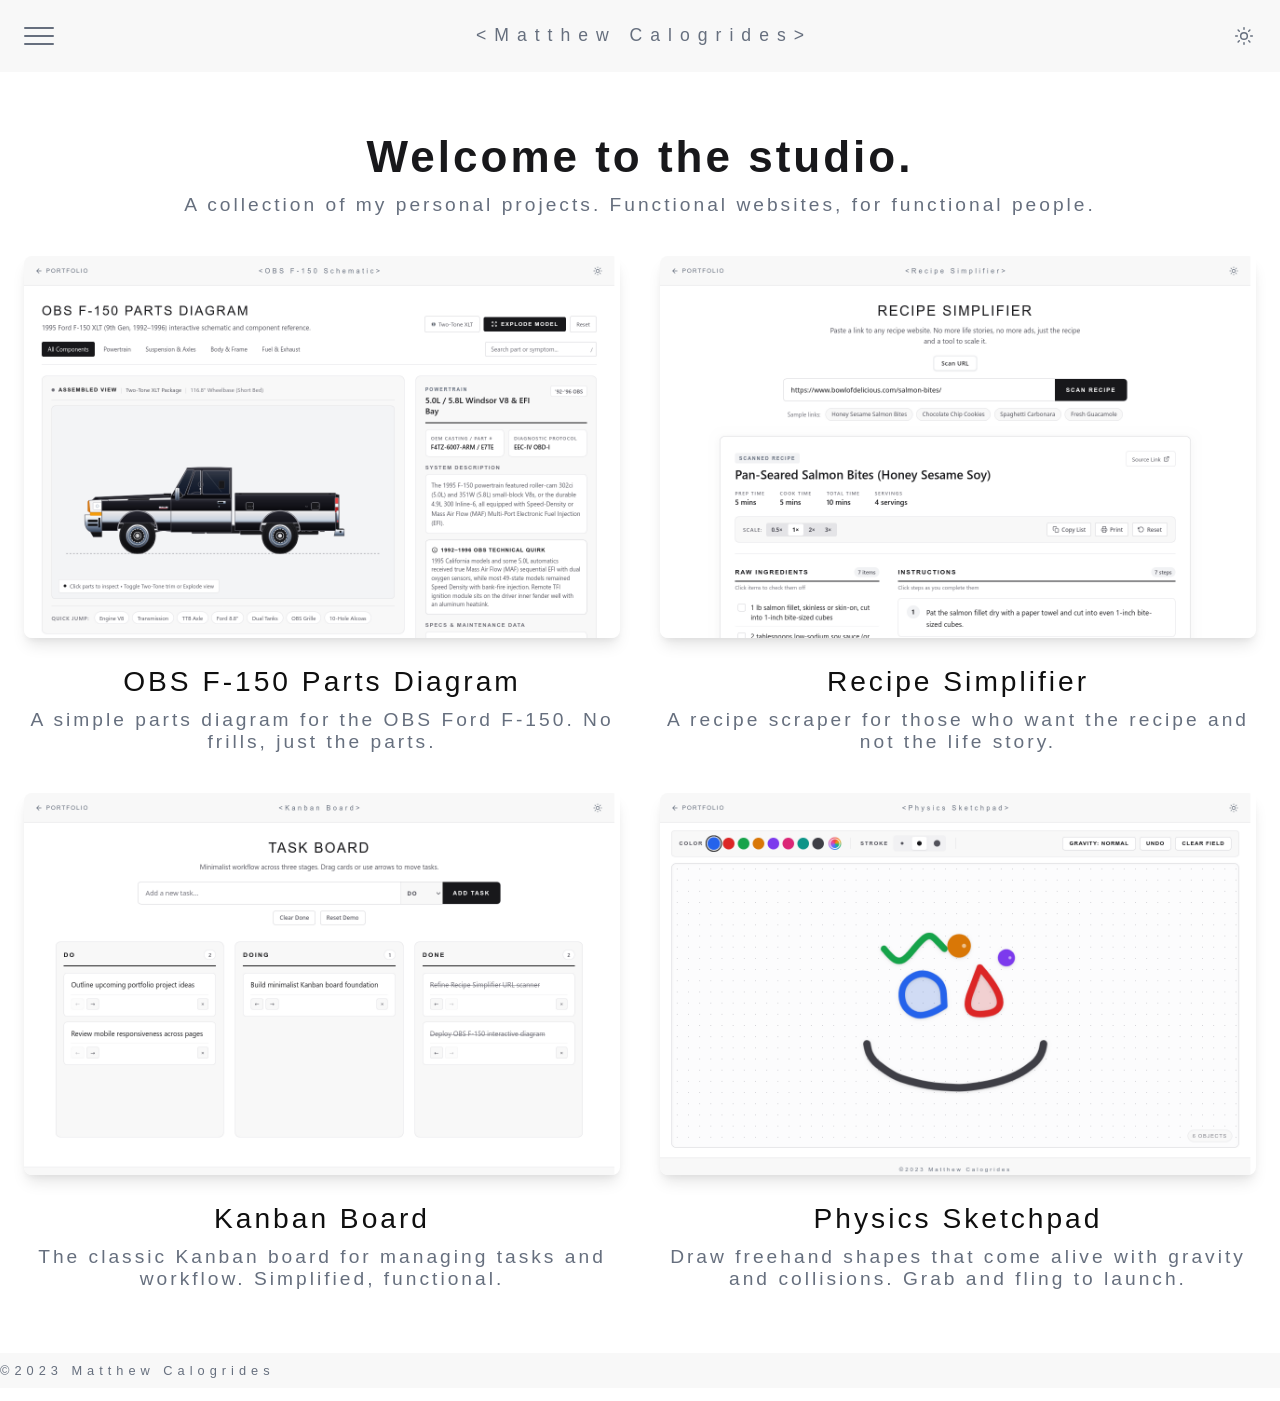
<file: index.html>
<!DOCTYPE html>
<html lang="en">
<head>
    <meta charset="UTF-8">
    <meta name="viewport" content="width=device-width, initial-scale=1.0, viewport-fit=cover">
    <meta http-equiv="Cache-Control" content="no-cache, no-store, must-revalidate">
    <meta http-equiv="Pragma" content="no-cache">
    <meta http-equiv="Expires" content="0">
    <title>BLank_Studio</title>
    <script>
        try {
            if (localStorage.getItem('theme') === 'dark') {
                document.documentElement.classList.add('dark-mode');
            }
        } catch (e) {}
    </script>
    <style>
        html, body { margin: 0; padding: 0; background: #ffffff; }
        html.dark-mode, html.dark-mode body { background: #141416; }
        #menu { position: fixed; top: 0; left: 0; transform: translate(-100%, 0); visibility: hidden; }
        .theme-toggle svg { width: 20px; height: 20px; }
        .theme-toggle .icon-moon { display: none; }
        html.dark-mode .theme-toggle .icon-sun { display: none; }
        html.dark-mode .theme-toggle .icon-moon { display: block; }
    </style>
    <link rel="stylesheet" type="text/css" href="style.css?v=20261114f">
    <script src="script.js?v=20261114d" defer></script>
</head>
<body>
    <header>
        <nav role="navigation">
            <div id="menuToggle">
                <input type="checkbox" autocomplete="off" aria-label="Toggle navigation menu" />
                <span></span>
                <span></span>
                <span></span>
                <ul id="menu">
                    <a href="#"><li>Home</li></a>
                    <a href="f150.html"><li>'95 F-150 Schematic</li></a>
                    <a href="recipe.html"><li>Recipe Simplifier</li></a>
                    <a href="kanban.html"><li>Kanban Board</li></a>
                    <a href="physics.html"><li>Physics Sketchpad</li></a>
                </ul>
            </div>
        </nav>
        <div class="logo">
            <h1>&lt;Matthew Calogrides&gt;</h1>
        </div>
        <button id="themeToggle" class="theme-toggle" type="button" aria-label="Toggle dark mode" aria-pressed="false" title="Toggle dark mode">
            <svg class="icon-sun" width="20" height="20" viewBox="0 0 24 24" fill="none" stroke="currentColor" stroke-width="1.75" stroke-linecap="round" stroke-linejoin="round" aria-hidden="true">
                <circle cx="12" cy="12" r="4"></circle>
                <line x1="12" y1="2" x2="12" y2="4"></line>
                <line x1="12" y1="20" x2="12" y2="22"></line>
                <line x1="4.93" y1="4.93" x2="6.34" y2="6.34"></line>
                <line x1="17.66" y1="17.66" x2="19.07" y2="19.07"></line>
                <line x1="2" y1="12" x2="4" y2="12"></line>
                <line x1="20" y1="12" x2="22" y2="12"></line>
                <line x1="6.34" y1="17.66" x2="4.93" y2="19.07"></line>
                <line x1="19.07" y1="4.93" x2="17.66" y2="6.34"></line>
            </svg>
            <svg class="icon-moon" width="20" height="20" viewBox="0 0 24 24" fill="none" stroke="currentColor" stroke-width="1.75" stroke-linecap="round" stroke-linejoin="round" aria-hidden="true">
                <path d="M21 12.79A9 9 0 1 1 11.21 3 7 7 0 0 0 21 12.79z"></path>
            </svg>
        </button>
    </header>

    <div class="space"></div>

    <div class="hero-section">
        <h1 class="text">Welcome to the studio.</h1>
        <p class="text1">A collection of my personal projects. Functional websites, for functional people.</p>
    </div>

    <div class="space1"></div>

    <main>
        <div class="projects-grid">
            <div class="project-card">
                <a href="f150.html" class="preview-link">
                    <div class="preview-frame main-content">
                        <img src="f150-preview.png?v=20261114f" width="1280" height="820" alt="OBS F-150 Parts Diagram" class="preview-img preview-light" decoding="async">
                        <img src="f150-preview-dark.png?v=20261114f" width="1280" height="820" alt="" aria-hidden="true" class="preview-img preview-dark" decoding="async">
                    </div>
                </a>
                <div class="caption-wrap">
                    <a href="f150.html" class="caption main-content">OBS F-150 Parts Diagram</a>
                    <p class="text1 main-content">A simple parts diagram for the OBS Ford F-150. No frills, just the parts.</p>
                </div>
            </div>
            <div class="project-card">
                <a href="recipe.html" class="preview-link">
                    <div class="preview-frame main-content">
                        <img src="recipe-preview.png?v=20261114f" width="1280" height="820" alt="Recipe Simplifier" class="preview-img preview-light" decoding="async">
                        <img src="recipe-preview-dark.png?v=20261114f" width="1280" height="820" alt="" aria-hidden="true" class="preview-img preview-dark" decoding="async">
                    </div>
                </a>
                <div class="caption-wrap">
                    <a href="recipe.html" class="caption1 main-content">Recipe Simplifier</a>
                    <p class="text1 main-content">A recipe scraper for those who want the recipe and not the life story.</p>
                </div>
            </div>
            <div class="project-card">
                <a href="kanban.html" class="preview-link">
                    <div class="preview-frame main-content">
                        <img src="kanban-preview.png?v=20261114f" width="1280" height="820" alt="Kanban Board" class="preview-img preview-light" decoding="async">
                        <img src="kanban-preview-dark.png?v=20261114f" width="1280" height="820" alt="" aria-hidden="true" class="preview-img preview-dark" decoding="async">
                    </div>
                </a>
                <div class="caption-wrap">
                    <a href="kanban.html" class="caption main-content">Kanban Board</a>
                    <p class="text1 main-content">The classic Kanban board for managing tasks and workflow. Simplified, functional.</p>
                </div>
            </div>
            <div class="project-card">
                <a href="physics.html" class="preview-link">
                    <div class="preview-frame main-content">
                        <img src="physics-preview.png?v=20261114f" width="1280" height="820" alt="Physics Sketchpad" class="preview-img preview-light" decoding="async">
                        <img src="physics-preview-dark.png?v=20261114f" width="1280" height="820" alt="" aria-hidden="true" class="preview-img preview-dark" decoding="async">
                    </div>
                </a>
                <div class="caption-wrap">
                    <a href="physics.html" class="caption main-content">Physics Sketchpad</a>
                    <p class="text1 main-content">Draw freehand shapes that come alive with gravity and collisions. Grab and fling to launch.</p>
                </div>
            </div>
        </div>
    </main>

    <footer>
        <p class="copyright">&copy;2023 Matthew Calogrides</p>
    </footer>
</body>
</html>
</file>
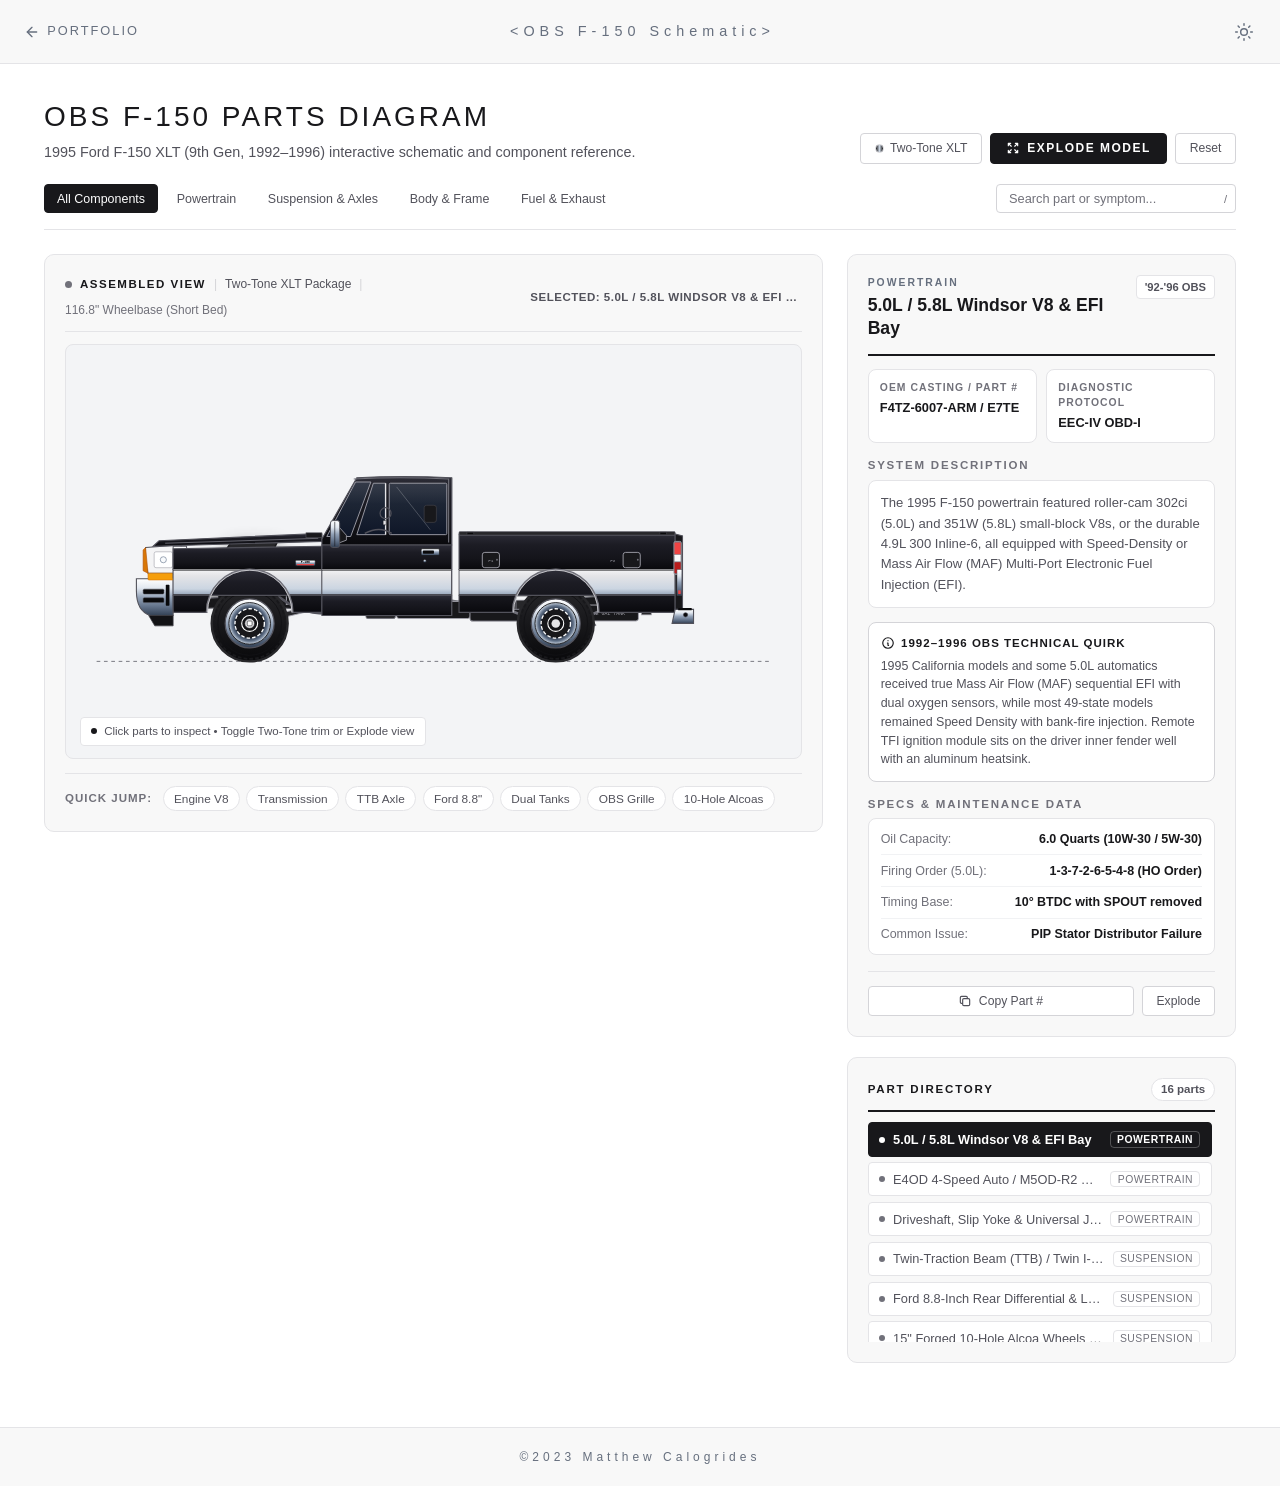
<file: f150.html>
<!DOCTYPE html>
<html lang="en">
<head>
    <meta charset="UTF-8">
    <meta name="viewport" content="width=device-width, initial-scale=1.0, viewport-fit=cover">
    <meta http-equiv="Cache-Control" content="no-cache, no-store, must-revalidate">
    <meta http-equiv="Pragma" content="no-cache">
    <meta http-equiv="Expires" content="0">
    <title>OBS F-150 Parts Diagram | Matthew Calogrides</title>
    <script>
        try {
            if (localStorage.getItem('theme') === 'dark' || new URLSearchParams(location.search).get('theme') === 'dark') {
                document.documentElement.classList.add('dark-mode');
            }
        } catch (e) {}
    </script>
    <style>
        html, body { margin: 0; padding: 0; background: #ffffff; }
        html.dark-mode, html.dark-mode body { background: #141416; }
        .theme-toggle svg { width: 20px; height: 20px; }
        .theme-toggle .icon-moon { display: none; }
        html.dark-mode .theme-toggle .icon-sun { display: none; }
        html.dark-mode .theme-toggle .icon-moon { display: block; }
    </style>
    <link rel="stylesheet" type="text/css" href="f150.css?v=20261114f">
</head>
<body>

    <header class="site-header">
        <a href="index.html" class="back-btn">
            <svg width="16" height="16" viewBox="0 0 24 24" fill="none" stroke="currentColor" stroke-width="2" stroke-linecap="round" stroke-linejoin="round">
                <line x1="19" y1="12" x2="5" y2="12"></line>
                <polyline points="12 19 5 12 12 5"></polyline>
            </svg>
            <span>Portfolio</span>
        </a>
        <div class="header-brand">&lt;OBS F-150 Schematic&gt;</div>
        <button id="themeToggle" class="theme-toggle" type="button" aria-label="Toggle dark mode" aria-pressed="false" title="Toggle dark mode">
            <svg class="icon-sun" width="20" height="20" viewBox="0 0 24 24" fill="none" stroke="currentColor" stroke-width="1.75" stroke-linecap="round" stroke-linejoin="round" aria-hidden="true">
                <circle cx="12" cy="12" r="4"></circle>
                <line x1="12" y1="2" x2="12" y2="4"></line>
                <line x1="12" y1="20" x2="12" y2="22"></line>
                <line x1="4.93" y1="4.93" x2="6.34" y2="6.34"></line>
                <line x1="17.66" y1="17.66" x2="19.07" y2="19.07"></line>
                <line x1="2" y1="12" x2="4" y2="12"></line>
                <line x1="20" y1="12" x2="22" y2="12"></line>
                <line x1="6.34" y1="17.66" x2="4.93" y2="19.07"></line>
                <line x1="19.07" y1="4.93" x2="17.66" y2="6.34"></line>
            </svg>
            <svg class="icon-moon" width="20" height="20" viewBox="0 0 24 24" fill="none" stroke="currentColor" stroke-width="1.75" stroke-linecap="round" stroke-linejoin="round" aria-hidden="true">
                <path d="M21 12.79A9 9 0 1 1 11.21 3 7 7 0 0 0 21 12.79z"></path>
            </svg>
        </button>
    </header>

    <main class="container">

        <section class="page-intro">
            <div class="intro-header">
                <div>
                    <h1 class="page-title">OBS F-150 Parts Diagram</h1>
                    <p class="page-subtitle">1995 Ford F-150 XLT (9th Gen, 1992–1996) interactive schematic and component reference.</p>
                </div>
                <div class="header-actions">
                    <button id="trimToggleBtn" type="button" class="util-btn" title="Toggle Classic Two-Tone Paint Trim">
                        <span class="trim-dot"></span>
                        <span id="trimToggleText">Two-Tone XLT</span>
                    </button>
                    <button id="explodeBtn" type="button" class="primary-btn">
                        <svg id="explodeIcon" width="14" height="14" fill="none" stroke="currentColor" viewBox="0 0 24 24">
                            <path stroke-linecap="round" stroke-linejoin="round" stroke-width="2" d="M4 8V4m0 0h4M4 4l5 5m11-1V4m0 0h-4m4 0l-5 5M4 16v4m0 0h4m-4 0l5-5m11 5l-5-5m5 5v-4m0 4h-4"/>
                        </svg>
                        <span id="explodeBtnText">Explode Model</span>
                    </button>
                    <button id="resetBtn" type="button" class="util-btn">Reset</button>
                </div>
            </div>

            <div class="toolbar">
                <div class="filter-tabs">
                    <button type="button" data-category="all" class="filter-tab active">All Components</button>
                    <button type="button" data-category="powertrain" class="filter-tab">Powertrain</button>
                    <button type="button" data-category="suspension" class="filter-tab">Suspension &amp; Axles</button>
                    <button type="button" data-category="body" class="filter-tab">Body &amp; Frame</button>
                    <button type="button" data-category="fuel" class="filter-tab">Fuel &amp; Exhaust</button>
                </div>

                <div class="search-wrap">
                    <input type="text" id="searchInput" placeholder="Search part or symptom..." autocomplete="off">
                    <span class="search-shortcut">/</span>
                </div>
            </div>
        </section>

        <div class="schematic-layout">

            <div class="canvas-card">
                <div class="canvas-meta">
                    <div class="canvas-meta-left">
                        <span id="modelStatePill" class="state-pill"></span>
                        <span id="modelStateLabel" class="state-label">Assembled View</span>
                        <span class="meta-divider">|</span>
                        <span id="trimStyleLabel" class="meta-text">Two-Tone XLT Package</span>
                        <span class="meta-divider hide-sm">|</span>
                        <span class="meta-muted hide-sm">116.8" Wheelbase (Short Bed)</span>
                    </div>
                    <div id="hoverReadout" class="hover-readout opacity-0">Hovered Part</div>
                </div>

                <div class="canvas-stage">
                    <svg id="truckSvg" viewBox="0 0 1200 620" xmlns="http://www.w3.org/2000/svg">
                        <defs>
                            <linearGradient id="bodyDark" x1="0%" y1="0%" x2="0%" y2="100%">
                                <stop offset="0%" stop-color="#2d2d37" />
                                <stop offset="30%" stop-color="#1c1c24" />
                                <stop offset="70%" stop-color="#14141a" />
                                <stop offset="100%" stop-color="#09090d" />
                            </linearGradient>

                            <linearGradient id="twoToneBand" x1="0%" y1="0%" x2="0%" y2="100%">
                                <stop offset="0%" stop-color="#f4f4f5" />
                                <stop offset="25%" stop-color="#e4e4e7" />
                                <stop offset="75%" stop-color="#cbd5e1" />
                                <stop offset="100%" stop-color="#94a3b8" />
                            </linearGradient>

                            <linearGradient id="chromePolish" x1="0%" y1="0%" x2="0%" y2="100%">
                                <stop offset="0%" stop-color="#ffffff" />
                                <stop offset="25%" stop-color="#e2e8f0" />
                                <stop offset="50%" stop-color="#94a3b8" />
                                <stop offset="75%" stop-color="#64748b" />
                                <stop offset="100%" stop-color="#334155" />
                            </linearGradient>

                            <linearGradient id="glassSmoked" x1="0%" y1="0%" x2="0%" y2="100%">
                                <stop offset="0%" stop-color="#475569" stop-opacity="0.4" />
                                <stop offset="40%" stop-color="#1e293b" stop-opacity="0.75" />
                                <stop offset="100%" stop-color="#0f172a" stop-opacity="0.9" />
                            </linearGradient>

                            <linearGradient id="tireRubber" x1="0%" y1="0%" x2="0%" y2="100%">
                                <stop offset="0%" stop-color="#27272a" />
                                <stop offset="50%" stop-color="#18181b" />
                                <stop offset="100%" stop-color="#09090b" />
                            </linearGradient>

                            <radialGradient id="alcoaDish" cx="50%" cy="50%" r="50%">
                                <stop offset="0%" stop-color="#09090b" />
                                <stop offset="65%" stop-color="#1e293b" />
                                <stop offset="85%" stop-color="#64748b" />
                                <stop offset="100%" stop-color="#cbd5e1" />
                            </radialGradient>
                        </defs>

                        <line class="ground-line" x1="50" y1="490" x2="1150" y2="490" stroke="#71717a" stroke-width="1.5" stroke-dasharray="6 6" />

                        <g id="guideLinesGroup">
                            <line id="guide-hood" class="guide-line" x1="330" y1="290" x2="295" y2="195" stroke="#71717a" />
                            <line id="guide-cab" class="guide-line" x1="550" y1="270" x2="550" y2="180" stroke="#71717a" />
                            <line id="guide-bed" class="guide-line" x1="820" y1="280" x2="910" y2="205" stroke="#71717a" />
                            <line id="guide-bumper-front" class="guide-line" x1="165" y1="380" x2="45" y2="400" stroke="#71717a" />
                            <line id="guide-grille" class="guide-line" x1="185" y1="315" x2="95" y2="265" stroke="#71717a" />
                            <line id="guide-tailgate" class="guide-line" x1="1000" y1="380" x2="1130" y2="400" stroke="#71717a" />
                            <line id="guide-front-suspension" class="guide-line" x1="300" y1="405" x2="280" y2="465" stroke="#71717a" />
                            <line id="guide-rear-axle" class="guide-line" x1="800" y1="415" x2="835" y2="480" stroke="#71717a" />
                            <line id="guide-fuel" class="guide-line" x1="580" y1="395" x2="595" y2="465" stroke="#71717a" />
                        </g>

                        <g id="part-frame" class="part-node" data-id="frame">
                            <title>High-Strength Carbon Steel C-Channel Ladder Frame</title>
                            <path d="M 175 390 L 260 385 L 340 385 L 440 392 L 730 392 L 870 384 L 1000 395 L 1000 411 L 870 400 L 730 408 L 440 408 L 340 402 L 260 402 L 175 406 Z"
                                  fill="#18181b" stroke="#71717a" stroke-width="1.8" />
                            <rect x="280" y="384" width="22" height="26" fill="#27272a" stroke="#a1a1aa" stroke-width="1.2" />
                            <rect x="500" y="390" width="18" height="20" fill="#27272a" stroke="#a1a1aa" stroke-width="1.2" />
                            <rect x="735" y="390" width="18" height="20" fill="#27272a" stroke="#a1a1aa" stroke-width="1.2" />
                            <rect x="940" y="392" width="16" height="22" fill="#27272a" stroke="#a1a1aa" stroke-width="1.2" />
                        </g>

                        <g id="part-engine" class="part-node" data-id="engine">
                            <title>5.0L / 5.8L Windsor V8 Powertrain &amp; EFI Bay</title>
                            <rect x="250" y="310" width="110" height="80" rx="4" fill="#18181b" stroke="#a1a1aa" stroke-width="1.8" />
                            <path d="M 270 295 L 345 295 L 338 310 L 260 310 Z" fill="#27272a" stroke="#e4e4e7" stroke-width="1.8" />
                            <circle cx="245" cy="345" r="14" fill="#18181b" stroke="#e4e4e7" stroke-width="1.8" />
                            <path d="M 275 388 L 330 388 L 320 402 L 285 402 Z" fill="#121215" stroke="#71717a" stroke-width="1.4" />
                            <text x="300" y="352" fill="#a1a1aa" font-size="9" font-family="monospace" text-anchor="middle">5.0L EFI</text>
                        </g>

                        <g id="part-transmission" class="part-node" data-id="transmission">
                            <title>Transmission (E4OD Automatic / M5OD-R2 Manual) &amp; Transfer Case</title>
                            <path d="M 360 320 L 395 340 L 395 392 L 360 397 Z" fill="#18181b" stroke="#a1a1aa" stroke-width="1.8" />
                            <rect x="395" y="345" width="100" height="48" rx="4" fill="#18181b" stroke="#a1a1aa" stroke-width="1.8" />
                            <rect x="495" y="358" width="50" height="42" rx="4" fill="#27272a" stroke="#e4e4e7" stroke-width="1.8" />
                            <text x="445" y="372" fill="#a1a1aa" font-size="9" font-family="monospace" text-anchor="middle">E4OD / M5OD</text>
                        </g>

                        <g id="part-driveshaft" class="part-node" data-id="driveshaft">
                            <title>Driveshaft, Slip Yoke &amp; Spicer 1330 U-Joints</title>
                            <line x1="545" y1="378" x2="785" y2="418" stroke="#71717a" stroke-width="6.5" stroke-linecap="round" />
                            <circle cx="550" cy="379" r="5" fill="#e4e4e7" stroke="#18181b" stroke-width="1.5" />
                            <circle cx="785" cy="418" r="5" fill="#e4e4e7" stroke="#18181b" stroke-width="1.5" />
                        </g>

                        <g id="part-fuel" class="part-node" data-id="fuel">
                            <title>Dual Fuel Tanks (Midship 19 Gal &amp; Rear 18.2 Gal)</title>
                            <rect x="540" y="392" width="120" height="28" rx="4" fill="#18181b" stroke="#a1a1aa" stroke-width="1.6" />
                            <text x="600" y="410" fill="#a1a1aa" font-size="8" font-family="monospace" text-anchor="middle">19 GAL TANK</text>
                            <rect x="830" y="398" width="105" height="26" rx="4" fill="#18181b" stroke="#a1a1aa" stroke-width="1.6" />
                            <text x="882" y="414" fill="#a1a1aa" font-size="8" font-family="monospace" text-anchor="middle">18.2 GAL TANK</text>
                        </g>

                        <g id="part-exhaust" class="part-node" data-id="exhaust">
                            <title>Exhaust System, Y-Pipe &amp; Tailpipe</title>
                            <path d="M 345 382 Q 380 412 425 412 L 490 412" fill="none" stroke="#52525b" stroke-width="4" />
                            <rect x="490" y="407" width="48" height="13" rx="3" fill="#27272a" stroke="#71717a" stroke-width="1.5" />
                            <rect x="660" y="405" width="95" height="19" rx="5" fill="#18181b" stroke="#71717a" stroke-width="1.8" />
                            <path d="M 755 414 L 835 414 Q 855 414 865 432" fill="none" stroke="#71717a" stroke-width="3.5" />
                        </g>

                        <g id="part-front-suspension" class="part-node" data-id="front-suspension">
                            <title>Dana 44 Twin-Traction Beam (TTB) / Twin I-Beam &amp; Radius Arm</title>
                            <polygon points="410,398 300,422 305,430 415,404" fill="#27272a" stroke="#a1a1aa" stroke-width="1.5" />
                            <circle cx="413" cy="401" r="6" fill="#e4e4e7" stroke="#18181b" stroke-width="1.5" />
                            <path d="M 300 340 Q 310 346 300 352 Q 290 358 300 364 Q 310 370 300 376 Q 290 382 300 388 Q 310 394 300 400 Q 290 406 300 412 L 300 425"
                                  fill="none" stroke="#52525b" stroke-width="3.5" stroke-linecap="round" />
                            <line x1="315" y1="340" x2="315" y2="425" stroke="#71717a" stroke-width="3" />
                        </g>

                        <g id="part-rear-axle" class="part-node" data-id="rear-axle">
                            <title>Ford 8.8-Inch Rear Differential Housing &amp; Multi-Leaf Springs</title>
                            <path d="M 715 402 Q 800 445 885 402" fill="none" stroke="#71717a" stroke-width="4.5" stroke-linecap="round" />
                            <circle cx="715" cy="402" r="5" fill="#e4e4e7" stroke="#18181b" stroke-width="1" />
                            <circle cx="885" cy="402" r="5" fill="#e4e4e7" stroke="#18181b" stroke-width="1" />
                            <circle cx="800" cy="428" r="19" fill="#18181b" stroke="#a1a1aa" stroke-width="2.2" />
                            <circle cx="800" cy="428" r="11" fill="#27272a" stroke="#71717a" stroke-width="1.5" stroke-dasharray="2 3" />
                        </g>

                        <g id="part-wheels" class="part-node" data-id="wheels">
                            <title>Authentic 15" OBS 10-Hole Forged Aluminum Wheels &amp; All-Terrain Tires</title>
                            <circle cx="300" cy="428" r="62" fill="url(#tireRubber)" stroke="#27272a" stroke-width="4" />
                            <circle cx="300" cy="428" r="58" fill="none" stroke="#18181b" stroke-width="3" stroke-dasharray="6 3.5" />
                            <circle cx="300" cy="428" r="52" fill="none" stroke="#121215" stroke-width="1.5" />
                            <circle cx="300" cy="428" r="40" fill="url(#chromePolish)" stroke="#52525b" stroke-width="2" />
                            <circle cx="300" cy="428" r="34" fill="url(#alcoaDish)" stroke="#18181b" stroke-width="1.5" />
                            <circle cx="300" cy="428" r="24" fill="#18181b" stroke="#ffffff" stroke-width="2.2" stroke-dasharray="5.8 3.4" />
                            <circle cx="300" cy="428" r="13" fill="#121215" stroke="#ffffff" stroke-width="1.8" />
                            <circle cx="300" cy="428" r="8" fill="#e4e4e7" stroke="#18181b" stroke-width="1" />
                            <rect x="296" y="424" width="8" height="8" rx="1.5" fill="#ffffff" stroke="#18181b" stroke-width="1" />

                            <circle cx="800" cy="428" r="62" fill="url(#tireRubber)" stroke="#27272a" stroke-width="4" />
                            <circle cx="800" cy="428" r="58" fill="none" stroke="#18181b" stroke-width="3" stroke-dasharray="6 3.5" />
                            <circle cx="800" cy="428" r="52" fill="none" stroke="#121215" stroke-width="1.5" />
                            <circle cx="800" cy="428" r="40" fill="url(#chromePolish)" stroke="#52525b" stroke-width="2" />
                            <circle cx="800" cy="428" r="34" fill="url(#alcoaDish)" stroke="#18181b" stroke-width="1.5" />
                            <circle cx="800" cy="428" r="24" fill="#18181b" stroke="#ffffff" stroke-width="2.2" stroke-dasharray="5.8 3.4" />
                            <circle cx="800" cy="428" r="13" fill="#121215" stroke="#ffffff" stroke-width="1.8" />
                            <circle cx="800" cy="428" r="7" fill="#e4e4e7" />
                        </g>

                        <g id="part-bumper-front" class="part-node" data-id="bumper-front">
                            <title>Front Aerodynamic Chrome Step Bumper with Air Cutouts</title>
                            <path d="M 115 355 L 175 355 L 175 415 L 138 415 Q 115 408 115 375 Z" fill="url(#chromePolish)" stroke="#52525b" stroke-width="1.8" />
                            <rect x="126" y="372" width="34" height="8" rx="2" fill="#09090b" stroke="#52525b" stroke-width="0.8" />
                            <rect x="126" y="386" width="34" height="8" rx="2" fill="#09090b" stroke="#52525b" stroke-width="0.8" />
                            <rect x="163" y="365" width="6" height="34" rx="1" fill="#09090b" />
                            <path d="M 135 415 L 175 415 L 175 432 L 145 432 Z" fill="#121215" stroke="#3f3f46" stroke-width="1.2" />
                        </g>

                        <g id="part-grille-lights" class="part-node" data-id="headlights-grille">
                            <title>Aero Composite Headlamp, Amber Signal &amp; OBS Chrome Grille</title>
                            <path d="M 130 304 L 188 300 L 188 346 L 134 346 Q 126 324 130 304 Z" fill="#f4f4f5" stroke="#52525b" stroke-width="1.8" />
                            <rect x="144" y="311" width="30" height="26" rx="3" fill="#ffffff" stroke="#a1a1aa" stroke-width="1" />
                            <circle cx="159" cy="324" r="5" fill="#f8fafc" stroke="#64748b" stroke-width="1" />
                            <rect x="134" y="346" width="54" height="11" rx="1.5" fill="#f59e0b" stroke="#d97706" stroke-width="1" />
                            <path d="M 126 308 L 130 304 L 134 346 L 126 342 Z" fill="#d97706" stroke="#b45309" stroke-width="1" />
                            <rect x="175" y="302" width="22" height="52" fill="url(#chromePolish)" stroke="#52525b" stroke-width="1.5" />
                            <line x1="175" y1="312" x2="197" y2="312" stroke="#09090b" stroke-width="2" />
                            <line x1="175" y1="324" x2="197" y2="324" stroke="#09090b" stroke-width="2" />
                            <line x1="175" y1="336" x2="197" y2="336" stroke="#09090b" stroke-width="2" />
                            <line x1="175" y1="348" x2="197" y2="348" stroke="#09090b" stroke-width="2" />
                            <ellipse cx="186" cy="329" rx="8" ry="5" fill="#002C6C" stroke="#ffffff" stroke-width="1.2" />
                            <text x="186" y="331.5" fill="#ffffff" font-size="4" font-family="sans-serif" font-weight="bold" text-anchor="middle">Ford</text>
                        </g>

                        <g id="part-hood" class="part-node" data-id="hood-fender">
                            <title>Aerodynamic Stamped Steel Hood &amp; Cowl Induction Screen</title>
                            <path d="M 142 302 Q 280 298 418 294 L 418 282 L 392 282 L 152 293 Z" fill="url(#bodyDark)" stroke="#52525b" stroke-width="1.8" />
                            <line x1="162" y1="297" x2="412" y2="289" stroke="#71717a" stroke-width="1.4" />
                            <rect x="392" y="280" width="26" height="8" fill="#18181b" stroke="#52525b" stroke-width="1" />
                        </g>

                        <g id="part-fender-front" class="part-node" data-id="hood-fender">
                            <title>Front Quarter Fender with Wheel Flare Lip &amp; F-150 Emblem</title>
                            <path d="M 175 306 L 418 302 L 418 340 L 175 340 Z" fill="url(#bodyDark)" stroke="#52525b" stroke-width="1.8" />

                            <rect class="two-tone-element" x="175" y="340" width="243" height="42" fill="url(#twoToneBand)" stroke="#52525b" stroke-width="1.4" />
                            <line x1="175" y1="340" x2="418" y2="340" stroke="#09090b" stroke-width="3" />
                            <line x1="175" y1="340" x2="418" y2="340" stroke="#e4e4e7" stroke-width="1" />
                            <line x1="175" y1="382" x2="418" y2="382" stroke="#09090b" stroke-width="3" />
                            <line x1="175" y1="382" x2="418" y2="382" stroke="#e4e4e7" stroke-width="1" />

                            <path d="M 175 382 L 418 382 L 418 410 L 370 410
                                     A 70 70 0 0 0 230 410 L 175 410 Z"
                                  fill="url(#bodyDark)" stroke="#52525b" stroke-width="1.8" />

                            <path d="M 230 410 A 70 70 0 0 1 370 410" fill="none" stroke="#71717a" stroke-width="3.5" />
                            <path d="M 231 410 A 69 69 0 0 1 369 410" fill="none" stroke="#e4e4e7" stroke-width="1.2" />

                            <rect x="375" y="325" width="32" height="9" rx="1.5" fill="url(#chromePolish)" stroke="#18181b" stroke-width="0.8" />
                            <rect x="377" y="331" width="28" height="2" fill="#ef4444" />
                            <text x="391" y="330" fill="#09090b" font-size="5" font-family="monospace" font-weight="bold" text-anchor="middle">F-150</text>
                        </g>

                        <g id="part-cab" class="part-node" data-id="cab">
                            <title>OBS Regular Cab, Wing Vent Window, Paddle Handle &amp; Roof Drip Rail</title>
                            <path d="M 418 290 L 475 190 Q 550 186 630 190 L 630 300 L 418 300 Z" fill="url(#bodyDark)" stroke="#52525b" stroke-width="1.8" />

                            <path d="M 418 300 L 630 300 L 630 340 L 418 340 Z" fill="url(#bodyDark)" stroke="#52525b" stroke-width="1.8" />

                            <rect class="two-tone-element" x="418" y="340" width="212" height="42" fill="url(#twoToneBand)" stroke="#52525b" stroke-width="1.4" />
                            <line x1="418" y1="340" x2="630" y2="340" stroke="#09090b" stroke-width="3" />
                            <line x1="418" y1="340" x2="630" y2="340" stroke="#e4e4e7" stroke-width="1" />
                            <line x1="418" y1="382" x2="630" y2="382" stroke="#09090b" stroke-width="3" />
                            <line x1="418" y1="382" x2="630" y2="382" stroke="#e4e4e7" stroke-width="1" />

                            <path d="M 418 382 L 630 382 L 630 415 L 418 415 Z" fill="url(#bodyDark)" stroke="#52525b" stroke-width="1.8" />

                            <path d="M 470 192 Q 545 188 625 192 L 625 296" fill="none" stroke="#71717a" stroke-width="1.8" />

                            <polygon points="426,286 473,197 498,197 465,286" fill="url(#glassSmoked)" stroke="#a1a1aa" stroke-width="1.5" />

                            <polygon points="475,283 502,199 522,199 522,283" fill="url(#glassSmoked)" stroke="#a1a1aa" stroke-width="1.5" />
                            <line x1="522" y1="199" x2="522" y2="283" stroke="#e4e4e7" stroke-width="2.2" />
                            <rect x="518" y="260" width="5" height="7" rx="1" fill="#e4e4e7" stroke="#18181b" stroke-width="0.8" />

                            <rect x="528" y="199" width="94" height="84" rx="2" fill="url(#glassSmoked)" stroke="#a1a1aa" stroke-width="1.5" />
                            <line x1="540" y1="205" x2="595" y2="275" stroke="#ffffff" stroke-width="1" stroke-opacity="0.35" />

                            <path d="M 488 281 Q 512 268 532 281" fill="none" stroke="#52525b" stroke-width="2.5" />
                            <circle cx="522" cy="248" r="9" fill="none" stroke="#52525b" stroke-width="2" />
                            <rect x="585" y="235" width="20" height="28" rx="4" fill="#18181b" stroke="#3f3f46" stroke-width="1.2" />

                            <rect x="580" y="306" width="30" height="11" rx="2" fill="url(#chromePolish)" stroke="#18181b" stroke-width="1.2" />
                            <rect x="583" y="309" width="18" height="5" rx="1" fill="#09090b" />
                            <circle cx="586" cy="326" r="2.5" fill="url(#chromePolish)" stroke="#18181b" stroke-width="0.8" />

                            <line x1="630" y1="190" x2="630" y2="415" stroke="#52525b" stroke-width="1.8" />
                        </g>

                        <g id="part-mirrors" class="part-node" data-id="mirrors">
                            <title>OBS Aerodynamic Low-Mount Paddle Breakaway Mirror</title>
                            <path d="M 458 284 L 442 266 L 442 298 L 458 292 Z" fill="#18181b" stroke="#a1a1aa" stroke-width="1.4" />
                            <rect x="432" y="260" width="15" height="44" rx="4" fill="url(#chromePolish)" stroke="#52525b" stroke-width="1.5" />
                            <line x1="439" y1="262" x2="439" y2="302" stroke="#18181b" stroke-width="1" />
                        </g>

                        <g id="part-bed" class="part-node" data-id="bed">
                            <title>Styleside 6.5ft Cargo Bed with Dual Fuel Doors &amp; Stake Pockets</title>
                            <path d="M 642 282 L 995 282 L 995 340 L 642 340 Z" fill="url(#bodyDark)" stroke="#52525b" stroke-width="1.8" />

                            <rect class="two-tone-element" x="642" y="340" width="353" height="42" fill="url(#twoToneBand)" stroke="#52525b" stroke-width="1.4" />
                            <line x1="642" y1="340" x2="995" y2="340" stroke="#09090b" stroke-width="3" />
                            <line x1="642" y1="340" x2="995" y2="340" stroke="#e4e4e7" stroke-width="1" />
                            <line x1="642" y1="382" x2="995" y2="382" stroke="#09090b" stroke-width="3" />
                            <line x1="642" y1="382" x2="995" y2="382" stroke="#e4e4e7" stroke-width="1" />

                            <path d="M 642 382 L 995 382 L 995 410 L 870 410
                                     A 70 70 0 0 0 730 410 L 642 410 Z"
                                  fill="url(#bodyDark)" stroke="#52525b" stroke-width="1.8" />

                            <rect x="642" y="278" width="353" height="6" rx="1.5" fill="#27272a" stroke="#71717a" stroke-width="1" />
                            <rect x="655" y="279" width="11" height="4" rx="0.5" fill="#09090b" stroke="#52525b" stroke-width="0.8" />
                            <rect x="970" y="279" width="11" height="4" rx="0.5" fill="#09090b" stroke="#52525b" stroke-width="0.8" />

                            <path d="M 730 410 A 70 70 0 0 1 870 410" fill="none" stroke="#71717a" stroke-width="3.5" />
                            <path d="M 731 410 A 69 69 0 0 1 869 410" fill="none" stroke="#e4e4e7" stroke-width="1.2" />

                            <rect x="680" y="312" width="28" height="25" rx="4" fill="#18181b" stroke="#a1a1aa" stroke-width="1.5" />
                            <circle cx="704" cy="324" r="1.5" fill="#71717a" />
                            <text x="694" y="328" fill="#a1a1aa" font-size="7" font-family="monospace" text-anchor="middle">F1</text>

                            <rect x="910" y="312" width="28" height="25" rx="4" fill="#18181b" stroke="#a1a1aa" stroke-width="1.5" />
                            <circle cx="934" cy="324" r="1.5" fill="#71717a" />
                            <text x="893" y="328" fill="#a1a1aa" font-size="7" font-family="monospace" text-anchor="middle">F2</text>
                        </g>

                        <g id="part-tailgate-bumper" class="part-node" data-id="tailgate">
                            <title>Tailgate, Wrap-around 3-Tier Taillights &amp; Rear Step Bumper</title>
                            <path d="M 995 282 L 1007 285 L 1007 405 L 995 408 Z" fill="#18181b" stroke="#52525b" stroke-width="1.8" />

                            <rect x="993" y="294" width="12" height="54" rx="2.5" fill="#71717a" stroke="#a1a1aa" stroke-width="1.4" />
                            <rect x="994" y="296" width="10" height="19" rx="1" fill="#ef4444" />
                            <rect x="994" y="316" width="10" height="11" rx="0.5" fill="#f8fafc" />
                            <rect x="994" y="328" width="10" height="18" rx="1" fill="#b91c1c" />

                            <rect x="998" y="340" width="8" height="42" fill="url(#chromePolish)" stroke="#52525b" stroke-width="0.8" />
                            <rect x="1000" y="374" width="4" height="6" fill="#ef4444" />

                            <path d="M 995 405 L 1025 405 L 1025 428 L 990 428 Z" fill="url(#chromePolish)" stroke="#52525b" stroke-width="1.8" />
                            <rect x="1000" y="403" width="22" height="3.5" rx="0.5" fill="#09090b" />
                            <circle cx="1012" cy="414" r="3.5" fill="#09090b" stroke="#3f3f46" stroke-width="1" />
                        </g>
                    </svg>

                    <div class="canvas-hint-badge">
                        <span class="hint-dot"></span>
                        <span id="canvasHint">Click parts to inspect • Toggle Two-Tone trim or Explode view</span>
                    </div>
                </div>

                <div class="jump-bar">
                    <span class="jump-label">Quick Jump:</span>
                    <button type="button" class="jump-pill" data-id="engine">Engine V8</button>
                    <button type="button" class="jump-pill" data-id="transmission">Transmission</button>
                    <button type="button" class="jump-pill" data-id="front-suspension">TTB Axle</button>
                    <button type="button" class="jump-pill" data-id="rear-axle">Ford 8.8"</button>
                    <button type="button" class="jump-pill" data-id="fuel">Dual Tanks</button>
                    <button type="button" class="jump-pill" data-id="headlights-grille">OBS Grille</button>
                    <button type="button" class="jump-pill" data-id="wheels">10-Hole Alcoas</button>
                </div>
            </div>

            <div class="sidebar-stack">

                <div id="inspectorPanel" class="inspector-card">
                    <div class="inspector-header">
                        <div>
                            <span id="partCategory" class="part-category">POWERTRAIN</span>
                            <h2 id="partTitle" class="part-title">5.0L / 5.8L Windsor V8 &amp; EFI Bay</h2>
                        </div>
                        <span id="partGeneration" class="part-gen-pill">'92-'96 OBS</span>
                    </div>

                    <div class="meta-grid">
                        <div class="meta-box">
                            <span class="meta-box-label">OEM Casting / Part #</span>
                            <span id="partOem" class="meta-box-val">F4TZ-6007-ARM</span>
                        </div>
                        <div class="meta-box">
                            <span class="meta-box-label">Diagnostic Protocol</span>
                            <span id="partDiag" class="meta-box-val">EEC-IV OBD-I</span>
                        </div>
                    </div>

                    <div class="inspector-sections">
                        <div>
                            <h3 class="section-heading">System Description</h3>
                            <p id="partDesc" class="section-box">
                                The 1995 F-150 powertrain featured roller-cam 302ci (5.0L) and 351W (5.8L) small-block V8s, or the durable 4.9L 300 Inline-6, all equipped with Speed-Density or Mass Air Flow (MAF) Multi-Port Electronic Fuel Injection (EFI).
                            </p>
                        </div>

                        <div class="quirk-box">
                            <div class="quirk-title">
                                <svg width="14" height="14" fill="none" stroke="currentColor" viewBox="0 0 24 24">
                                    <path stroke-linecap="round" stroke-linejoin="round" stroke-width="2" d="M13 16h-1v-4h-1m1-4h.01M21 12a9 9 0 11-18 0 9 9 0 0118 0z"/>
                                </svg>
                                <span>1992–1996 OBS Technical Quirk</span>
                            </div>
                            <p id="partQuirk" class="quirk-text">
                                1995 California models and some 5.0L automatics received true Mass Air Flow (MAF) sequential EFI with dual oxygen sensors, while most 49-state models remained Speed Density with bank-fire injection. Remote TFI ignition module sits on the driver inner fender well with an aluminum heatsink.
                            </p>
                        </div>

                        <div>
                            <h3 class="section-heading">Specs &amp; Maintenance Data</h3>
                            <ul id="partSpecsList" class="specs-list"></ul>
                        </div>
                    </div>

                    <div class="inspector-actions">
                        <button id="copyOemBtn" type="button" class="util-btn copy-oem-btn">
                            <svg width="14" height="14" fill="none" stroke="currentColor" viewBox="0 0 24 24">
                                <path stroke-linecap="round" stroke-linejoin="round" stroke-width="2" d="M8 16H6a2 2 0 01-2-2V6a2 2 0 012-2h8a2 2 0 012 2v2m-6 12h8a2 2 0 002-2v-8a2 2 0 00-2-2h-8a2 2 0 00-2 2v8a2 2 0 002 2z"/>
                            </svg>
                            <span>Copy Part #</span>
                        </button>
                        <button id="isolatePartBtn" type="button" class="util-btn" title="Toggle Exploded View">Explode</button>
                    </div>
                </div>

                <div class="directory-card">
                    <div class="directory-header">
                        <span class="section-heading">Part Directory</span>
                        <span id="directoryCount" class="count-pill">14 parts</span>
                    </div>
                    <div id="directoryContainer" class="directory-list"></div>
                </div>

            </div>

        </div>

    </main>

    <footer class="site-footer">
        <p class="copyright">&copy;2023 Matthew Calogrides</p>
    </footer>

    <script src="f150.js?v=20261114d"></script>
</body>
</html>
</file>
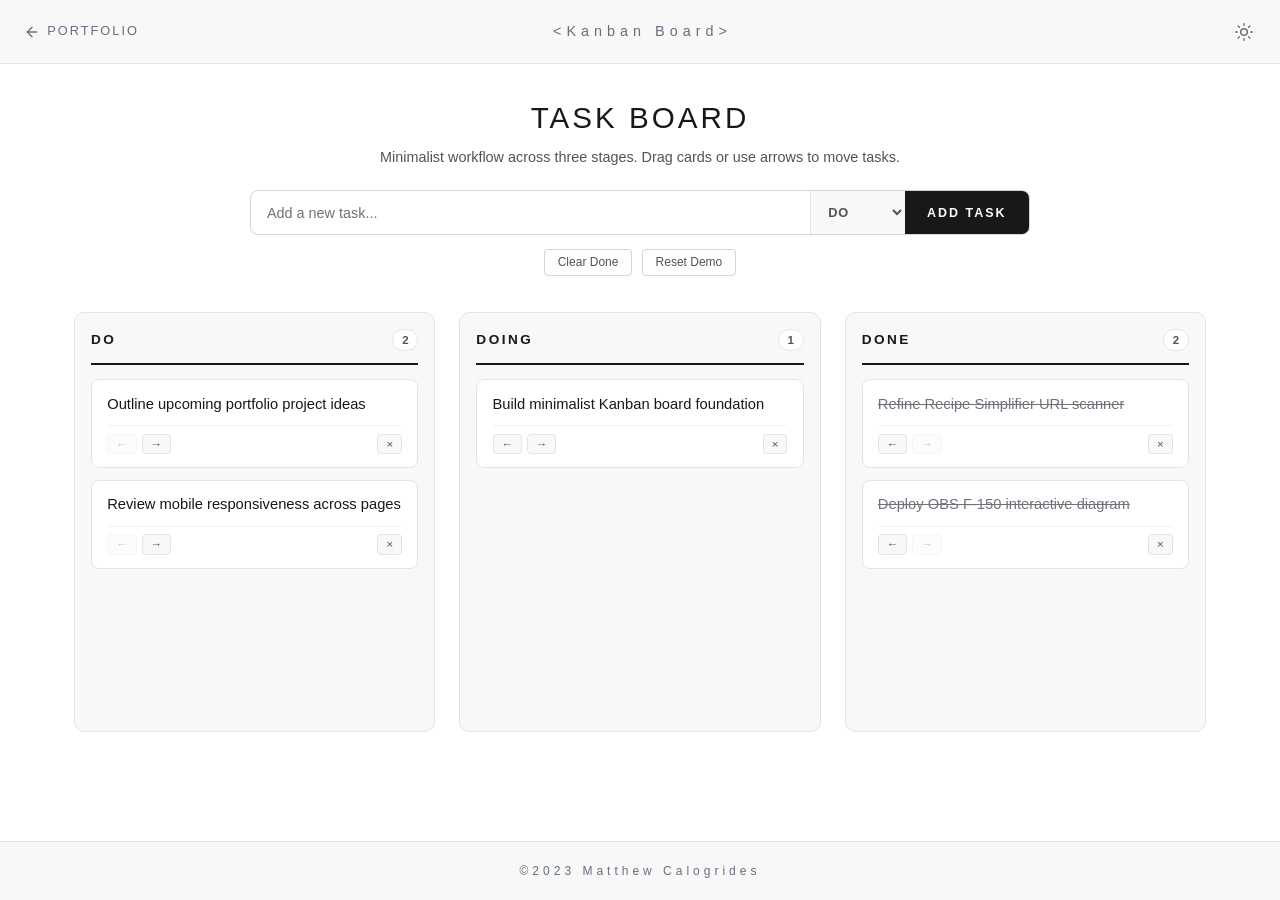
<file: kanban.html>
<!DOCTYPE html>
<html lang="en">
<head>
    <meta charset="UTF-8">
    <meta name="viewport" content="width=device-width, initial-scale=1.0, viewport-fit=cover">
    <meta http-equiv="Cache-Control" content="no-cache, no-store, must-revalidate">
    <meta http-equiv="Pragma" content="no-cache">
    <meta http-equiv="Expires" content="0">
    <title>Kanban Board | Matthew Calogrides</title>
    <script>
        try {
            if (localStorage.getItem('theme') === 'dark' || new URLSearchParams(location.search).get('theme') === 'dark') {
                document.documentElement.classList.add('dark-mode');
            }
        } catch (e) {}
    </script>
    <style>
        html, body { margin: 0; padding: 0; background: #ffffff; }
        html.dark-mode, html.dark-mode body { background: #141416; }
        .theme-toggle svg { width: 20px; height: 20px; }
        .theme-toggle .icon-moon { display: none; }
        html.dark-mode .theme-toggle .icon-sun { display: none; }
        html.dark-mode .theme-toggle .icon-moon { display: block; }
    </style>
    <link rel="stylesheet" type="text/css" href="kanban.css?v=20261114f">
</head>
<body>

    <header class="site-header">
        <a href="index.html" class="back-btn">
            <svg width="16" height="16" viewBox="0 0 24 24" fill="none" stroke="currentColor" stroke-width="2" stroke-linecap="round" stroke-linejoin="round">
                <line x1="19" y1="12" x2="5" y2="12"></line>
                <polyline points="12 19 5 12 12 5"></polyline>
            </svg>
            <span>Portfolio</span>
        </a>
        <div class="header-brand">&lt;Kanban Board&gt;</div>
        <button id="themeToggle" class="theme-toggle" type="button" aria-label="Toggle dark mode" aria-pressed="false" title="Toggle dark mode">
            <svg class="icon-sun" width="20" height="20" viewBox="0 0 24 24" fill="none" stroke="currentColor" stroke-width="1.75" stroke-linecap="round" stroke-linejoin="round" aria-hidden="true">
                <circle cx="12" cy="12" r="4"></circle>
                <line x1="12" y1="2" x2="12" y2="4"></line>
                <line x1="12" y1="20" x2="12" y2="22"></line>
                <line x1="4.93" y1="4.93" x2="6.34" y2="6.34"></line>
                <line x1="17.66" y1="17.66" x2="19.07" y2="19.07"></line>
                <line x1="2" y1="12" x2="4" y2="12"></line>
                <line x1="20" y1="12" x2="22" y2="12"></line>
                <line x1="6.34" y1="17.66" x2="4.93" y2="19.07"></line>
                <line x1="19.07" y1="4.93" x2="17.66" y2="6.34"></line>
            </svg>
            <svg class="icon-moon" width="20" height="20" viewBox="0 0 24 24" fill="none" stroke="currentColor" stroke-width="1.75" stroke-linecap="round" stroke-linejoin="round" aria-hidden="true">
                <path d="M21 12.79A9 9 0 1 1 11.21 3 7 7 0 0 0 21 12.79z"></path>
            </svg>
        </button>
    </header>

    <main class="container">

        <section class="board-controls">
            <div class="board-intro">
                <h1 class="board-title">Task Board</h1>
                <p class="board-subtitle">Minimalist workflow across three stages. Drag cards or use arrows to move tasks.</p>
            </div>

            <form id="addTaskForm" class="add-task-form">
                <input
                    type="text"
                    id="taskInput"
                    placeholder="Add a new task..."
                    maxlength="140"
                    autocomplete="off"
                >
                <select id="columnSelect" aria-label="Target column">
                    <option value="do">Do</option>
                    <option value="doing">Doing</option>
                    <option value="done">Done</option>
                </select>
                <button type="submit" class="primary-btn">Add Task</button>
            </form>

            <div class="board-actions">
                <button type="button" id="clearDoneBtn" class="util-btn">Clear Done</button>
                <button type="button" id="resetBoardBtn" class="util-btn">Reset Demo</button>
            </div>
        </section>

        <section class="kanban-board" aria-label="Kanban Board">

            <div class="kanban-column" data-column="do">
                <div class="column-header">
                    <h2>Do</h2>
                    <span class="count-pill" id="count-do">0</span>
                </div>
                <div class="card-list" id="list-do" data-column="do"></div>
            </div>

            <div class="kanban-column" data-column="doing">
                <div class="column-header">
                    <h2>Doing</h2>
                    <span class="count-pill" id="count-doing">0</span>
                </div>
                <div class="card-list" id="list-doing" data-column="doing"></div>
            </div>

            <div class="kanban-column" data-column="done">
                <div class="column-header">
                    <h2>Done</h2>
                    <span class="count-pill" id="count-done">0</span>
                </div>
                <div class="card-list" id="list-done" data-column="done"></div>
            </div>

        </section>

    </main>

    <footer class="site-footer">
        <p>&copy;2023 Matthew Calogrides</p>
    </footer>

    <script src="kanban.js?v=20261114d"></script>
</body>
</html>
</file>
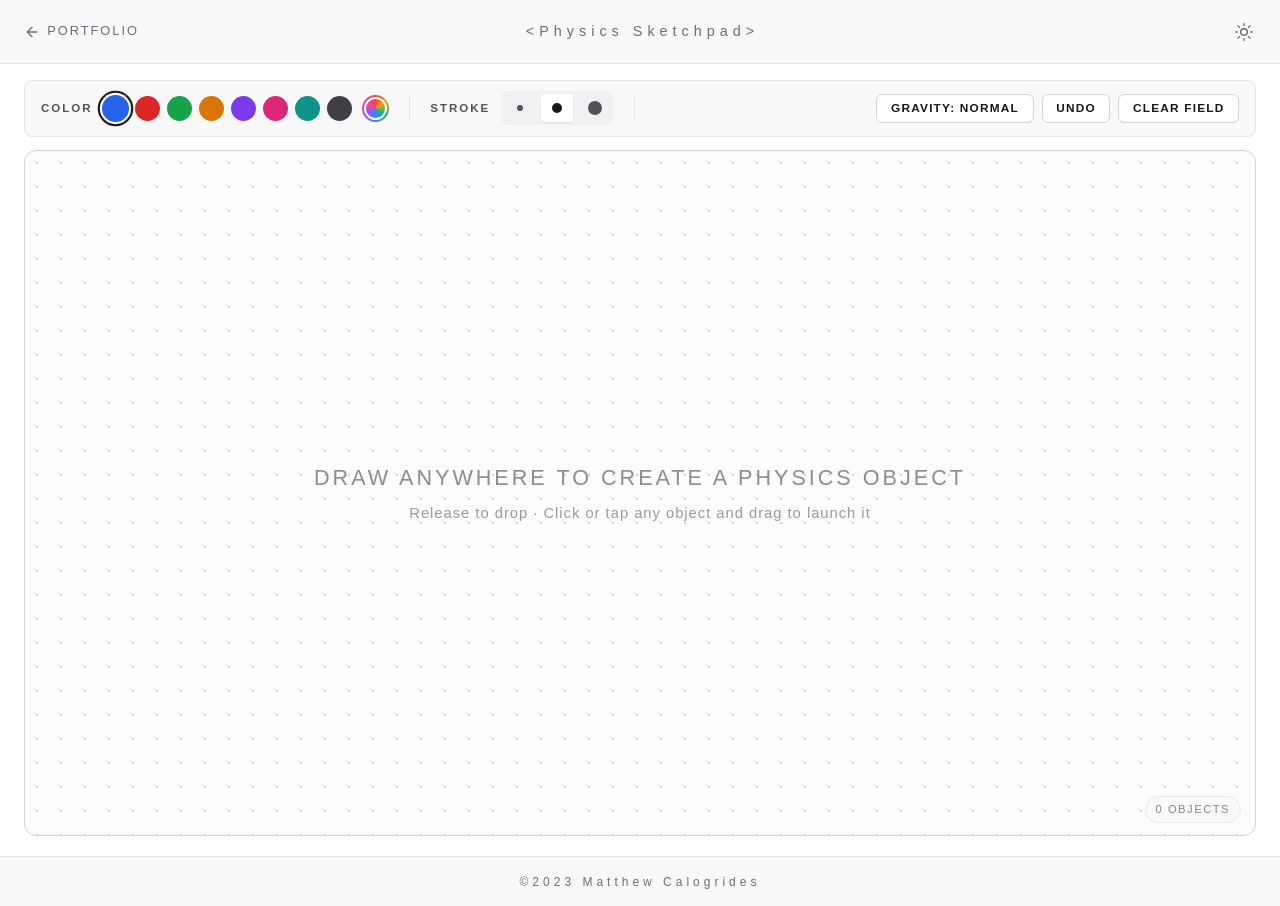
<file: physics.html>
<!DOCTYPE html>
<html lang="en">
<head>
    <meta charset="UTF-8">
    <meta name="viewport" content="width=device-width, initial-scale=1.0, viewport-fit=cover">
    <meta http-equiv="Cache-Control" content="no-cache, no-store, must-revalidate">
    <meta http-equiv="Pragma" content="no-cache">
    <meta http-equiv="Expires" content="0">
    <title>Physics Sketchpad | Matthew Calogrides</title>
    <script>
        try {
            if (localStorage.getItem('theme') === 'dark' || new URLSearchParams(location.search).get('theme') === 'dark') {
                document.documentElement.classList.add('dark-mode');
            }
        } catch (e) {}
    </script>
    <style>
        html, body { margin: 0; padding: 0; background: #ffffff; }
        html.dark-mode, html.dark-mode body { background: #141416; }
        .theme-toggle svg { width: 20px; height: 20px; }
        .theme-toggle .icon-moon { display: none; }
        html.dark-mode .theme-toggle .icon-sun { display: none; }
        html.dark-mode .theme-toggle .icon-moon { display: block; }
    </style>
    <link rel="stylesheet" type="text/css" href="physics.css?v=20261114f">
</head>
<body>

    <header class="site-header">
        <a href="index.html" class="back-btn">
            <svg width="16" height="16" viewBox="0 0 24 24" fill="none" stroke="currentColor" stroke-width="2" stroke-linecap="round" stroke-linejoin="round">
                <line x1="19" y1="12" x2="5" y2="12"></line>
                <polyline points="12 19 5 12 12 5"></polyline>
            </svg>
            <span>Portfolio</span>
        </a>
        <div class="header-brand">&lt;Physics Sketchpad&gt;</div>
        <button id="themeToggle" class="theme-toggle" type="button" aria-label="Toggle dark mode" aria-pressed="false" title="Toggle dark mode">
            <svg class="icon-sun" width="20" height="20" viewBox="0 0 24 24" fill="none" stroke="currentColor" stroke-width="1.75" stroke-linecap="round" stroke-linejoin="round" aria-hidden="true">
                <circle cx="12" cy="12" r="4"></circle>
                <line x1="12" y1="2" x2="12" y2="4"></line>
                <line x1="12" y1="20" x2="12" y2="22"></line>
                <line x1="4.93" y1="4.93" x2="6.34" y2="6.34"></line>
                <line x1="17.66" y1="17.66" x2="19.07" y2="19.07"></line>
                <line x1="2" y1="12" x2="4" y2="12"></line>
                <line x1="20" y1="12" x2="22" y2="12"></line>
                <line x1="6.34" y1="17.66" x2="4.93" y2="19.07"></line>
                <line x1="19.07" y1="4.93" x2="17.66" y2="6.34"></line>
            </svg>
            <svg class="icon-moon" width="20" height="20" viewBox="0 0 24 24" fill="none" stroke="currentColor" stroke-width="1.75" stroke-linecap="round" stroke-linejoin="round" aria-hidden="true">
                <path d="M21 12.79A9 9 0 1 1 11.21 3 7 7 0 0 0 21 12.79z"></path>
            </svg>
        </button>
    </header>

    <main class="workspace">
        <section class="toolbar" aria-label="Drawing and physics controls">
            <div class="tool-group color-group">
                <span class="tool-label">Color</span>
                <div class="swatches" role="radiogroup" aria-label="Preset drawing colors">
                    <button type="button" class="swatch active" data-color="#2563eb" style="--swatch-color: #2563eb;" aria-label="Cobalt Blue" aria-checked="true"></button>
                    <button type="button" class="swatch" data-color="#dc2626" style="--swatch-color: #dc2626;" aria-label="Crimson Red" aria-checked="false"></button>
                    <button type="button" class="swatch" data-color="#16a34a" style="--swatch-color: #16a34a;" aria-label="Emerald Green" aria-checked="false"></button>
                    <button type="button" class="swatch" data-color="#d97706" style="--swatch-color: #d97706;" aria-label="Amber Gold" aria-checked="false"></button>
                    <button type="button" class="swatch" data-color="#7c3aed" style="--swatch-color: #7c3aed;" aria-label="Violet Purple" aria-checked="false"></button>
                    <button type="button" class="swatch" data-color="#db2777" style="--swatch-color: #db2777;" aria-label="Rose Pink" aria-checked="false"></button>
                    <button type="button" class="swatch" data-color="#0d9488" style="--swatch-color: #0d9488;" aria-label="Teal" aria-checked="false"></button>
                    <button type="button" class="swatch" data-color="#3f3f46" style="--swatch-color: #3f3f46;" aria-label="Charcoal" aria-checked="false"></button>
                </div>
                <label class="custom-color-wrap" title="Pick custom color">
                    <input type="color" id="colorPicker" value="#2563eb" aria-label="Custom color picker">
                    <span class="custom-color-Preview" id="customColorRing"></span>
                </label>
            </div>

            <div class="tool-divider" aria-hidden="true"></div>

            <div class="tool-group size-group">
                <span class="tool-label">Stroke</span>
                <div class="size-pills" role="radiogroup" aria-label="Brush thickness">
                    <button type="button" class="size-pill" data-size="8" aria-label="Thin stroke">
                        <span class="dot" style="width: 6px; height: 6px;"></span>
                    </button>
                    <button type="button" class="size-pill active" data-size="14" aria-label="Medium stroke">
                        <span class="dot" style="width: 10px; height: 10px;"></span>
                    </button>
                    <button type="button" class="size-pill" data-size="22" aria-label="Thick stroke">
                        <span class="dot" style="width: 14px; height: 14px;"></span>
                    </button>
                </div>
            </div>

            <div class="tool-divider" aria-hidden="true"></div>

            <div class="tool-group actions-group">
                <button type="button" id="gravityBtn" class="action-btn" title="Cycle gravity mode">
                    Gravity: Normal
                </button>
                <button type="button" id="undoBtn" class="action-btn" title="Remove last drawn object">
                    Undo
                </button>
                <button type="button" id="clearBtn" class="action-btn danger-btn" title="Clear all objects">
                    Clear Field
                </button>
            </div>
        </section>

        <section class="field-stage" id="fieldStage">
            <canvas id="physicsCanvas"></canvas>
            <div class="field-overlay" id="fieldOverlay" aria-hidden="true">
                <p class="overlay-title">Draw anywhere to create a physics object</p>
                <p class="overlay-sub">Release to drop &middot; Click or tap any object and drag to launch it</p>
            </div>
            <div class="field-status" aria-live="polite">
                <span id="objectCount">0 objects</span>
            </div>
        </section>
    </main>

    <footer class="site-footer">
        <p class="copyright">&copy;2023 Matthew Calogrides</p>
    </footer>

    <script src="physics.js?v=20261114f"></script>
</body>
</html>
</file>
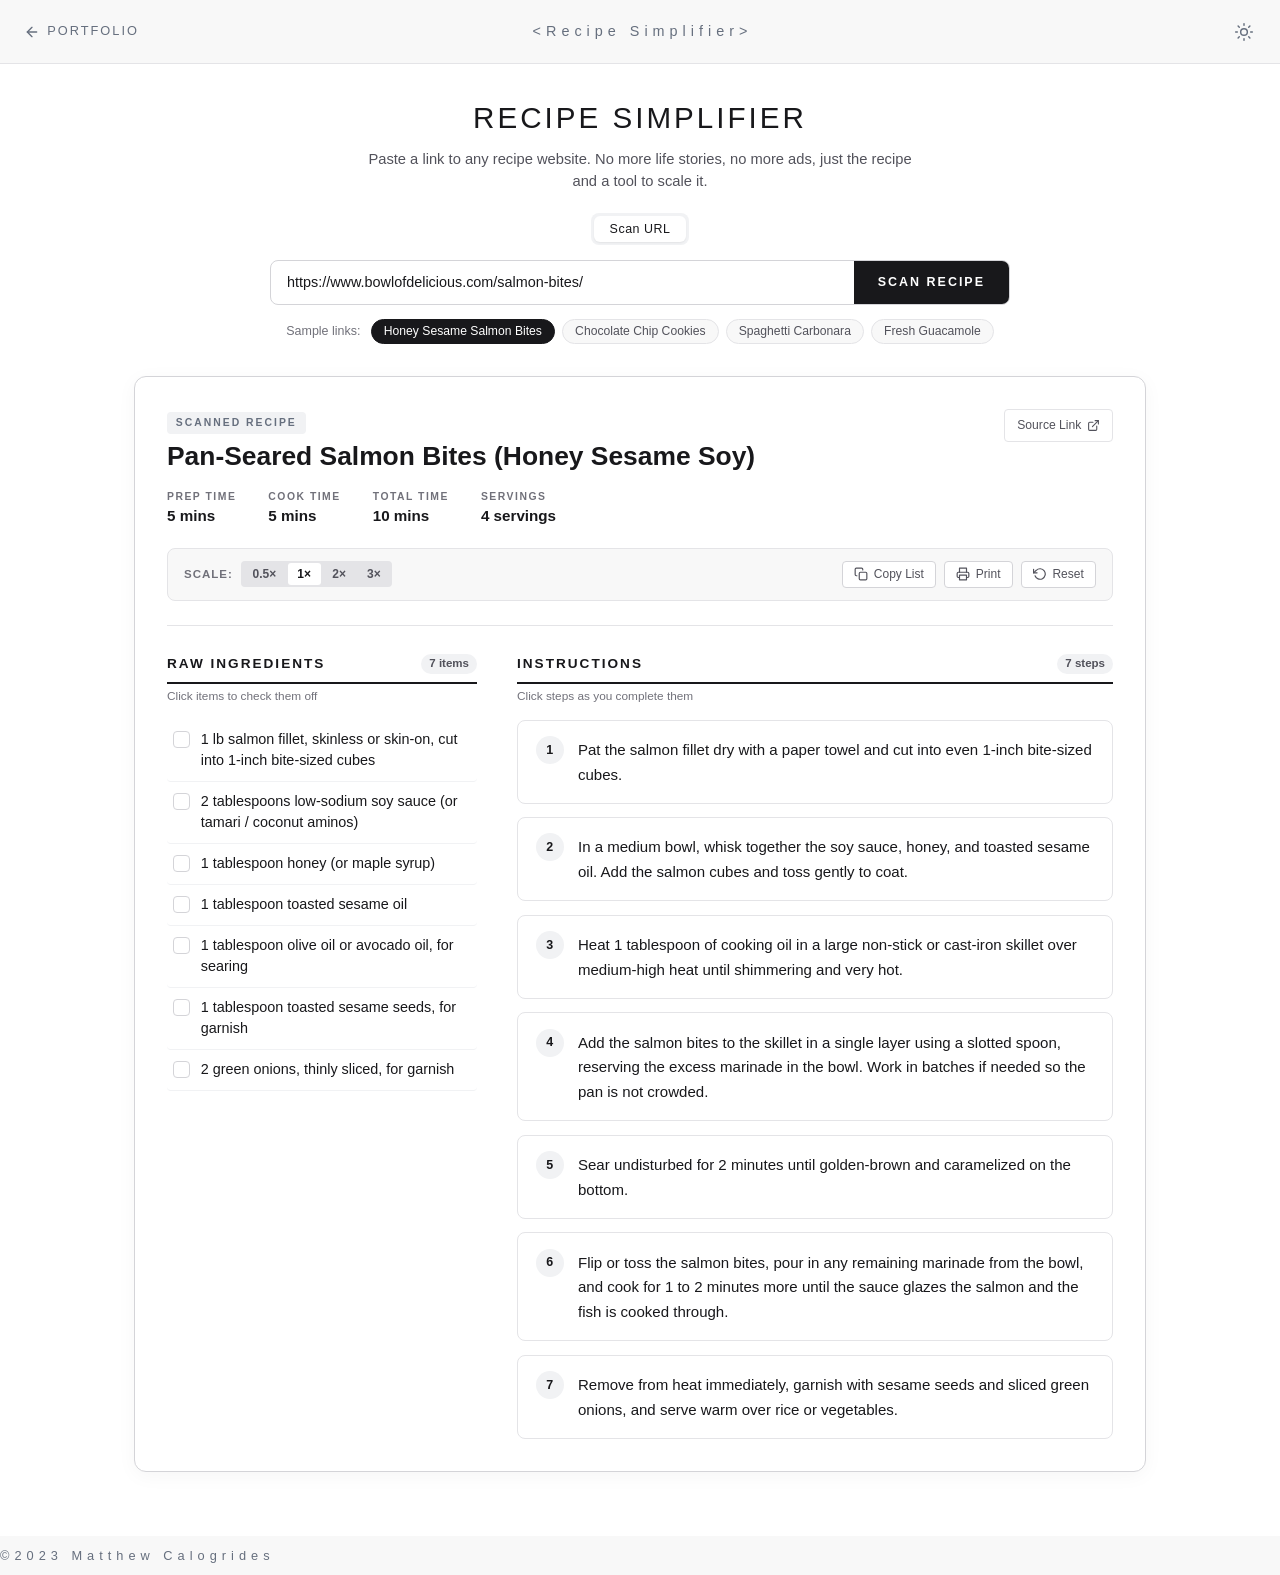
<file: recipe.html>
<!DOCTYPE html>
<html lang="en">
<head>
    <meta charset="UTF-8">
    <meta name="viewport" content="width=device-width, initial-scale=1.0, viewport-fit=cover">
    <meta http-equiv="Cache-Control" content="no-cache, no-store, must-revalidate">
    <meta http-equiv="Pragma" content="no-cache">
    <meta http-equiv="Expires" content="0">
    <title>Recipe Simplifier | Matthew Calogrides</title>
    <script>
        try {
            if (localStorage.getItem('theme') === 'dark' || new URLSearchParams(location.search).get('theme') === 'dark') {
                document.documentElement.classList.add('dark-mode');
            }
        } catch (e) {}
    </script>
    <style>
        html, body { margin: 0; padding: 0; background: #ffffff; }
        html.dark-mode, html.dark-mode body { background: #141416; }
        .theme-toggle svg { width: 20px; height: 20px; }
        .theme-toggle .icon-moon { display: none; }
        html.dark-mode .theme-toggle .icon-sun { display: none; }
        html.dark-mode .theme-toggle .icon-moon { display: block; }
    </style>
    <link rel="stylesheet" type="text/css" href="recipe.css?v=20261114f">
</head>
<body>

    <header class="site-header">
        <a href="index.html" class="back-btn">
            <svg width="16" height="16" viewBox="0 0 24 24" fill="none" stroke="currentColor" stroke-width="2" stroke-linecap="round" stroke-linejoin="round">
                <line x1="19" y1="12" x2="5" y2="12"></line>
                <polyline points="12 19 5 12 12 5"></polyline>
            </svg>
            <span>Portfolio</span>
        </a>
        <div class="header-brand">&lt;Recipe Simplifier&gt;</div>
        <button id="themeToggle" class="theme-toggle" type="button" aria-label="Toggle dark mode" aria-pressed="false" title="Toggle dark mode">
            <svg class="icon-sun" width="20" height="20" viewBox="0 0 24 24" fill="none" stroke="currentColor" stroke-width="1.75" stroke-linecap="round" stroke-linejoin="round" aria-hidden="true">
                <circle cx="12" cy="12" r="4"></circle>
                <line x1="12" y1="2" x2="12" y2="4"></line>
                <line x1="12" y1="20" x2="12" y2="22"></line>
                <line x1="4.93" y1="4.93" x2="6.34" y2="6.34"></line>
                <line x1="17.66" y1="17.66" x2="19.07" y2="19.07"></line>
                <line x1="2" y1="12" x2="4" y2="12"></line>
                <line x1="20" y1="12" x2="22" y2="12"></line>
                <line x1="6.34" y1="17.66" x2="4.93" y2="19.07"></line>
                <line x1="19.07" y1="4.93" x2="17.66" y2="6.34"></line>
            </svg>
            <svg class="icon-moon" width="20" height="20" viewBox="0 0 24 24" fill="none" stroke="currentColor" stroke-width="1.75" stroke-linecap="round" stroke-linejoin="round" aria-hidden="true">
                <path d="M21 12.79A9 9 0 1 1 11.21 3 7 7 0 0 0 21 12.79z"></path>
            </svg>
        </button>
    </header>

    <main class="container">

        <section class="scanner-panel">
            <h1 class="scanner-title">Recipe Simplifier</h1>
            <p class="scanner-subtitle">Paste a link to any recipe website. No more life stories, no more ads, just the recipe and a tool to scale it. </p>

            <div class="mode-switch">
                <button type="button" id="modeUrlBtn" class="mode-btn active">Scan URL</button>
            </div>

            <div id="urlForm" class="scan-form">
                <div class="input-group">
                    <input
                        type="url"
                        id="urlInput"
                        placeholder="https://www.allrecipes.com/recipe/..."
                        autocomplete="off"
                        spellcheck="false"
                    >
                    <button type="button" id="scanUrlBtn" class="primary-btn">Scan Recipe</button>
                </div>
            </div>

            <div id="textForm" class="scan-form hidden">
                <div class="textarea-group">
                    <textarea
                        id="rawInput"
                        rows="4"
                        placeholder="Paste raw page HTML or plain recipe text (with Ingredients and Instructions)..."
                    ></textarea>
                    <button type="button" id="scanTextBtn" class="primary-btn">Extract Recipe</button>
                </div>
            </div>

            <div class="preset-bar">
                <span class="preset-label">Sample links:</span>
                <button type="button" class="preset-chip" data-preset="salmon">Honey Sesame Salmon Bites</button>
                <button type="button" class="preset-chip" data-preset="cookies">Chocolate Chip Cookies</button>
                <button type="button" class="preset-chip" data-preset="carbonara">Spaghetti Carbonara</button>
                <button type="button" class="preset-chip" data-preset="guacamole">Fresh Guacamole</button>
            </div>

            <div id="statusBox" class="status-box hidden" role="status" aria-live="polite"></div>
        </section>

        <section id="recipeCard" class="recipe-card">

            <div class="recipe-header">
                <div class="recipe-title-row">
                    <div>
                        <span id="recipeTag" class="recipe-tag">Scanned Recipe</span>
                        <h2 id="recipeTitle" class="recipe-title"></h2>
                    </div>
                    <a id="recipeSourceLink" href="#" target="_blank" rel="noopener noreferrer" class="source-btn">
                        <span>Source Link</span>
                        <svg width="13" height="13" viewBox="0 0 24 24" fill="none" stroke="currentColor" stroke-width="2" stroke-linecap="round" stroke-linejoin="round">
                            <path d="M18 13v6a2 2 0 0 1-2 2H5a2 2 0 0 1-2-2V8a2 2 0 0 1 2-2h6"></path>
                            <polyline points="15 3 21 3 21 9"></polyline>
                            <line x1="10" y1="14" x2="21" y2="3"></line>
                        </svg>
                    </a>
                </div>

                <div id="recipeMetaBar" class="recipe-meta-bar"></div>

                <div class="controls-bar">
                    <div class="scale-controls">
                        <span class="control-label">Scale:</span>
                        <div class="scale-buttons">
                            <button type="button" class="scale-btn" data-scale="0.5">0.5&times;</button>
                            <button type="button" class="scale-btn active" data-scale="1">1&times;</button>
                            <button type="button" class="scale-btn" data-scale="2">2&times;</button>
                            <button type="button" class="scale-btn" data-scale="3">3&times;</button>
                        </div>
                    </div>

                    <div class="utility-controls">
                        <button type="button" id="copyBtn" class="util-btn">
                            <svg width="14" height="14" viewBox="0 0 24 24" fill="none" stroke="currentColor" stroke-width="2" stroke-linecap="round" stroke-linejoin="round">
                                <rect x="9" y="9" width="13" height="13" rx="2" ry="2"></rect>
                                <path d="M5 15H4a2 2 0 0 1-2-2V4a2 2 0 0 1 2-2h9a2 2 0 0 1 2 2v1"></path>
                            </svg>
                            <span id="copyBtnText">Copy List</span>
                        </button>
                        <button type="button" id="printBtn" class="util-btn">
                            <svg width="14" height="14" viewBox="0 0 24 24" fill="none" stroke="currentColor" stroke-width="2" stroke-linecap="round" stroke-linejoin="round">
                                <polyline points="6 9 6 2 18 2 18 9"></polyline>
                                <path d="M6 18H4a2 2 0 0 1-2-2v-5a2 2 0 0 1 2-2h16a2 2 0 0 1 2 2v5a2 2 0 0 1-2 2h-2"></path>
                                <rect x="6" y="14" width="12" height="8"></rect>
                            </svg>
                            <span>Print</span>
                        </button>
                        <button type="button" id="resetBtn" class="util-btn">
                            <svg width="14" height="14" viewBox="0 0 24 24" fill="none" stroke="currentColor" stroke-width="2" stroke-linecap="round" stroke-linejoin="round">
                                <polyline points="1 4 1 10 7 10"></polyline>
                                <path d="M3.51 15a9 9 0 1 0 2.13-9.36L1 10"></path>
                            </svg>
                            <span>Reset</span>
                        </button>
                    </div>
                </div>
            </div>

            <div class="recipe-columns">

                <aside class="ingredients-panel">
                    <div class="panel-heading">
                        <h3>Raw Ingredients</h3>
                        <span id="ingredientBadge" class="count-pill">0 items</span>
                    </div>
                    <p class="panel-hint">Click items to check them off</p>
                    <ul id="ingredientsList" class="ingredients-list"></ul>
                </aside>

                <div class="instructions-panel">
                    <div class="panel-heading">
                        <h3>Instructions</h3>
                        <span id="instructionBadge" class="count-pill">0 steps</span>
                    </div>
                    <p class="panel-hint">Click steps as you complete them</p>
                    <ol id="instructionsList" class="instructions-list"></ol>
                </div>

            </div>

        </section>

    </main>

    <footer>
        <p class="copyright">©2023 Matthew Calogrides</p>
    </footer>

    <script src="recipe.js?v=20261114d"></script>
</body>
</html>
</file>
<file: style.css>
body {
    margin: 0;
    padding: 0;
    background: #ffffff;
    color: #cdcdcd;
    font-family: "Avenir Next", "Avenir", sans-serif;
    min-height: 100vh;
    display: flex;
    flex-direction: column;
    overflow-x: hidden;
}

header {
    position: relative;
    background-color: #f8f8f8;
    height: 4.5rem;
    display: grid;
    grid-template-columns: 1fr auto 1fr;
    align-items: center;
    padding: 0 1.5rem;
    box-sizing: border-box;
}

html.theme-ready,
html.theme-ready body,
html.theme-ready header,
html.theme-ready .copyright {
    transition: background-color 0.25s ease, color 0.25s ease;
}

nav {
    display: flex;
    align-items: center;
    justify-self: start;
    z-index: 20;
    height: auto;
}

.hero-section {
    display: flex;
    flex-direction: column;
    align-items: center;
    justify-content: center;
    text-align: center;
    padding: 0 1.5rem;
}

.text {
    font-family: Arial, sans-serif;
    font-weight: 700;
    letter-spacing: 3px;
    text-align: center;
    font-size: clamp(1.75rem, 3.5vw, 2.75rem);
    color: #18181b;
    margin: 0 0 0.75rem 0;
    transition: color 0.25s ease;
}

.text1 {
    font-family: Arial, sans-serif;
    font-weight: 300;
    letter-spacing: 3px;
    text-align: center;
    font-size: clamp(1rem, 1.5vw, 1.25rem);
    color: #666f7e;
    margin: 0;
    transition: color 0.25s ease;
}

.logo {
    font-size: 110%;
    font-family: Arial, sans-serif;
    letter-spacing: 8px;
    text-indent: 8px;
    color: #666f7e;
    text-align: center;
    margin: 0;
    padding: 0;
    display: flex;
    align-items: center;
    justify-content: center;
    justify-self: center;
    line-height: 1;
    white-space: nowrap;
    transition: color 0.25s ease;
}

.logo h1 {
    margin: 0;
    padding: 0;
    font-size: inherit;
    font-weight: normal;
    line-height: 1;
}

a {
    text-decoration: none;
    font-family: Arial;
    font-weight: lighter;
    letter-spacing: 3px;
    text-align: center;
    color: #666f7e; /* Default link color */
}

main {
    text-align: center;
    padding-bottom: 50px;
    width: 100%;
    max-width: 100%;
    box-sizing: border-box;
    padding-left: 1.5rem;
    padding-right: 1.5rem;
    flex-grow: 1;
}

.projects-grid {
    display: grid;
    grid-template-columns: repeat(2, minmax(0, 1fr));
    gap: 2.5rem;
    max-width: 1280px;
    margin: 0 auto;
    align-items: start;
}

.project-card {
    display: flex;
    flex-direction: column;
    align-items: center;
    width: 100%;
}

.project-card--centered {
    grid-column: 1 / -1;
    max-width: calc(50% - 1.25rem);
    margin: 0 auto;
}

.project-card > a,
.preview-link {
    display: block;
    width: 100%;
}

.preview-frame {
    position: relative;
    width: 100%;
    aspect-ratio: 1280 / 820;
    border-radius: 0.5rem;
    overflow: hidden;
    box-shadow: 0 10px 15px -3px rgba(0, 0, 0, 0.1), 0 4px 6px -2px rgba(0, 0, 0, 0.05);
    transition: opacity 0.2s ease, box-shadow 0.25s ease, border-color 0.25s ease, transform 1.5s ease-out;
}

.preview-link:hover .preview-frame {
    opacity: 0.94;
}

.preview-img {
    display: block;
    width: 100%;
    height: 100%;
    object-fit: cover;
    object-position: top;
}

.preview-dark {
    position: absolute;
    inset: 0;
    opacity: 0;
    pointer-events: none;
}

html.theme-ready .preview-dark {
    transition: opacity 0.25s ease;
}

html.dark-mode .preview-dark {
    opacity: 1;
}

.caption-wrap {
    margin-top: 1rem;
}

.caption-wrap .text1 {
    margin-top: 0.5rem;
}

.caption, .caption1 {
    display: inline-block;
    font-family: Arial;
    font-weight: 200;
    letter-spacing: 3px;
    font-size: clamp(1.25rem, 2.2vw, 2.1rem);
    color: #0f0f0f;
    padding-bottom: 0.2rem;
    margin-top: 0.75rem;
    text-align: center;
    transition: color 0.25s ease, opacity 1.5s ease-out, transform 1.5s ease-out;
}

.caption:hover, .caption1:hover {
    color: #2563eb;
}

.copyright {
    font-family: Arial;
    font-weight: lighter;
    letter-spacing: 5px;
    font-size: 80%;
    bottom: 0;
    width: 100%;
    color: #666f7e;
    background-color: #f8f8f8;
    padding: 10px 0;
    transition: background-color 0.25s ease, color 0.25s ease;
}

.main-content {
    opacity: 0;
    transform: translateY(20px);
    transition: color 0.25s ease, opacity 1.5s ease-out, transform 1.5s ease-out;
}

.main-content.show {
    opacity: 1;
    transform: translateY(0);
}

.space {
    margin: 30px 0;
}

.space1 {
    margin: 20px 0;
}

/* Hamburger Menu Styles */
#menuToggle {
    display: flex;
    flex-direction: column;
    justify-content: center;
    align-items: flex-start;
    align-self: center;
    position: relative;
    z-index: 21;
    -webkit-user-select: none;
    user-select: none;
}

#menuToggle a {
    text-decoration: none;
    color: #232323; /* Overrides global a color for menu links */
    transition: color 0.3s ease;
}

#menuToggle a:hover {
    color: rgb(144, 103, 95);
}

#menuToggle input {
    display: block;
    width: 40px;
    height: 32px;
    position: absolute;
    top: -5px;
    left: -4px;
    cursor: pointer;
    opacity: 0; /* hide this */
    z-index: 26; /* and place it over the hamburger */
    -webkit-touch-callout: none;
}

#menuToggle span {
    display: block;
    width: 30px;
    height: 1.5px;
    margin-bottom: 6.5px;
    position: relative;
    background: #666f7e;
    border-radius: 2px;
    z-index: 25;
    transform-origin: 4px 0px;
    transition: transform 0.5s cubic-bezier(0.77,0.2,0.05,1.0),
                background 0.5s cubic-bezier(0.77,0.2,0.05,1.0),
                opacity 0.55s ease;
}

#menuToggle span:first-of-type {
    transform-origin: 0% 0%;
}

#menuToggle span:nth-of-type(3) {
    transform-origin: 0% 100%;
    margin-bottom: 0;
}

#menuToggle input:checked ~ span {
    opacity: 1;
    transform: rotate(45deg) translate(-1.5px, -1.5px);
    background: #232323;
}

#menuToggle input:checked ~ span:nth-last-child(3) {
    opacity: 0;
    transform: rotate(0deg) scale(0.2, 0.2);
}

#menuToggle input:checked ~ span:nth-last-child(2) {
    transform: rotate(-45deg) translate(-1.5px, 1.5px);
}

#menu {
    position: fixed;
    top: 0;
    left: 0;
    width: 300px;
    height: 100vh;
    margin: 0;
    padding: 50px 40px;
    padding-top: 100px;
    background: #ededed;
    list-style-type: none;
    -webkit-font-smoothing: antialiased;
    transform-origin: 0% 0%;
    transform: translate(-100%, 0);
    visibility: hidden;
    pointer-events: none;
    box-shadow: 2px 0 12px rgba(0, 0, 0, 0.15);
    z-index: 20;
    box-sizing: border-box;
}

html.theme-ready #menu {
    transition: transform 0.4s cubic-bezier(0.77, 0.2, 0.05, 1.0),
                background-color 0.25s ease,
                visibility 0.4s;
}

#menu li {
    padding: 10px 0;
    font-size: 20px;
}

#menuToggle input:checked ~ ul {
    transform: none;
    visibility: visible;
    pointer-events: auto;
}

@media (max-width: 768px) {
    header {
        padding: max(env(safe-area-inset-top, 0px), 0.75rem) 1rem 0 1rem;
        height: calc(3.5rem + max(env(safe-area-inset-top, 0px), 0.75rem));
    }

    #menu {
        padding-top: calc(100px + env(safe-area-inset-top, 0px));
    }

    .logo {
        font-size: 75%;
        letter-spacing: 3px;
        text-indent: 3px;
    }

    .logo h1 {
        white-space: nowrap;
        overflow: hidden;
        text-overflow: ellipsis;
    }

    main {
        padding-left: 1rem;
        padding-right: 1rem;
        padding-bottom: 60px;
    }

    .projects-grid {
        grid-template-columns: 1fr;
        gap: 2.5rem;
    }

    .project-card--centered {
        max-width: 100%;
    }

    img {
        max-width: 100%;
        border-radius: 6px;
    }

    .caption, .caption1 {
        font-size: 140%;
        letter-spacing: 2px;
        border-bottom-width: 3px;
        display: inline-block;
        text-align: center;
        box-sizing: border-box;
    }

    .space {
        margin: 40px 0;
    }

    .copyright {
        font-size: 70%;
        letter-spacing: 3px;
        text-align: center;
        padding: 8px 1rem;
    }

    footer {
        padding-bottom: env(safe-area-inset-bottom, 0);
    }
}

@media (max-width: 430px) {
    .logo {
        font-size: 68%;
        letter-spacing: 2.5px;
        text-indent: 2.5px;
    }

    .caption, .caption1 {
        font-size: 130%;
        letter-spacing: 1px;
    }
}

/* Theme Toggle */
.theme-toggle {
    position: relative;
    justify-self: end;
    display: inline-flex;
    align-items: center;
    justify-content: center;
    width: 2.25rem;
    height: 2.25rem;
    margin-right: -0.375rem;
    padding: 0;
    border: none;
    border-radius: 9999px;
    background: transparent;
    color: #666f7e;
    cursor: pointer;
    z-index: 15;
    transition: background-color 0.2s ease, color 0.2s ease, transform 0.2s ease;
}

.theme-toggle:hover {
    background-color: rgba(0, 0, 0, 0.06);
    color: #18181b;
}

.theme-toggle:focus-visible {
    outline: 2px solid #666f7e;
    outline-offset: 2px;
}

.theme-toggle svg {
    width: 1.25rem;
    height: 1.25rem;
}

.theme-toggle .icon-sun {
    display: block;
}

.theme-toggle .icon-moon {
    display: none;
}

/* Dark Mode (Comfortable Off-Black) */
html.dark-mode,
html.dark-mode body {
    background-color: #141416;
    color: #a1a1aa;
}

html.dark-mode header {
    background-color: #1c1c1f;
}

html.dark-mode .theme-toggle {
    color: #a1a1aa;
}

html.dark-mode .theme-toggle:hover {
    background-color: rgba(255, 255, 255, 0.08);
    color: #f0f0f2;
}

html.dark-mode .theme-toggle:focus-visible {
    outline-color: #a1a1aa;
}

html.dark-mode .theme-toggle .icon-sun {
    display: none;
}

html.dark-mode .theme-toggle .icon-moon {
    display: block;
}

html.dark-mode .logo {
    color: #a1a1aa;
}

html.dark-mode .text {
    color: #f0f0f2;
}

html.dark-mode .text1 {
    color: #a1a1aa;
}

html.dark-mode .caption,
html.dark-mode .caption1 {
    color: #a1a1aa;
    border-bottom-color: #a1a1aa;
}

html.dark-mode .caption:hover,
html.dark-mode .caption1:hover {
    color: #e4e4e7;
    border-bottom-color: #e4e4e7;
}

html.dark-mode .preview-frame {
    border: 1px solid rgba(255, 255, 255, 0.08);
    box-shadow: 0 12px 28px -6px rgba(0, 0, 0, 0.6), 0 4px 10px -2px rgba(0, 0, 0, 0.45);
}

html.dark-mode .copyright {
    background-color: #1c1c1f;
    color: #a1a1aa;
}

html.dark-mode #menuToggle span {
    background: #a1a1aa;
}

html.dark-mode #menuToggle input:checked ~ span {
    background: #f0f0f2;
}

html.dark-mode #menu {
    background: #1c1c1f;
    box-shadow: 2px 0 16px rgba(0, 0, 0, 0.55);
}

html.dark-mode #menuToggle a {
    color: #e4e4e7;
}

html.dark-mode #menuToggle a:hover {
    color: #93c5fd;
}
</file>
<file: f150.css>
*, *::before, *::after {
    box-sizing: border-box;
    margin: 0;
    padding: 0;
}

:root {
    --ink: #18181b;
    --ink-secondary: #52525b;
    --ink-muted: #71717a;
    --surface: #ffffff;
    --surface-subtle: #f8f8f8;
    --surface-muted: #f1f2f4;
    --stage-bg: #f3f4f6;
    --stage-border: #e4e4e7;
    --border: #e4e4e7;
    --border-strong: #d4d4d8;
    --brand-muted: #666f7e;
    --radius-sm: 4px;
    --radius-md: 8px;
    --radius-lg: 10px;
}

html.dark-mode {
    --ink: #f0f0f2;
    --ink-secondary: #a1a1aa;
    --ink-muted: #71717a;
    --surface: #141416;
    --surface-subtle: #1c1c1f;
    --surface-muted: #242429;
    --stage-bg: #101012;
    --stage-border: #2c2c32;
    --border: #2c2c32;
    --border-strong: #3f3f46;
    --brand-muted: #a1a1aa;
}

html, body {
    background-color: var(--surface);
    color: var(--ink);
    font-family: "Avenir Next", "Avenir", -apple-system, BlinkMacSystemFont, "Segoe UI", Roboto, Helvetica, Arial, sans-serif;
    min-height: 100vh;
    display: flex;
    flex-direction: column;
    line-height: 1.5;
    -webkit-font-smoothing: antialiased;
}

html.theme-ready,
html.theme-ready body {
    transition: background-color 0.25s ease, color 0.25s ease;
}

a {
    color: inherit;
    text-decoration: none;
}

button, input {
    font-family: inherit;
}

/* Header */
.site-header {
    background-color: var(--surface-subtle);
    border-bottom: 1px solid var(--border);
    height: 4rem;
    padding: 0 1.5rem;
    display: grid;
    grid-template-columns: 1fr auto 1fr;
    align-items: center;
    position: sticky;
    top: 0;
    z-index: 40;
    transition: background-color 0.25s ease, border-color 0.25s ease;
}

.back-btn {
    display: inline-flex;
    align-items: center;
    justify-self: start;
    gap: 0.45rem;
    font-family: Arial, sans-serif;
    font-size: 0.8rem;
    letter-spacing: 2px;
    line-height: 1;
    text-transform: uppercase;
    color: var(--brand-muted);
    transition: color 0.2s ease;
}

.back-btn:hover {
    color: var(--ink);
}

.header-brand {
    font-family: Arial, sans-serif;
    font-size: 0.9rem;
    letter-spacing: 5px;
    text-indent: 5px;
    color: var(--brand-muted);
    justify-self: center;
    text-align: center;
    line-height: 1;
    white-space: nowrap;
}

/* Theme Toggle */
.theme-toggle {
    position: relative;
    justify-self: end;
    display: inline-flex;
    align-items: center;
    justify-content: center;
    width: 2.25rem;
    height: 2.25rem;
    margin-right: -0.375rem;
    padding: 0;
    border: none;
    border-radius: 9999px;
    background: transparent;
    color: var(--brand-muted);
    cursor: pointer;
    z-index: 15;
    transition: background-color 0.2s ease, color 0.2s ease;
}

.theme-toggle:hover {
    background-color: rgba(0, 0, 0, 0.06);
    color: var(--ink);
}

html.dark-mode .theme-toggle:hover {
    background-color: rgba(255, 255, 255, 0.08);
}

.theme-toggle:focus-visible {
    outline: 2px solid var(--brand-muted);
    outline-offset: 2px;
}

.theme-toggle svg {
    width: 1.25rem;
    height: 1.25rem;
}

.theme-toggle .icon-sun {
    display: block;
}

.theme-toggle .icon-moon {
    display: none;
}

html.dark-mode .theme-toggle .icon-sun {
    display: none;
}

html.dark-mode .theme-toggle .icon-moon {
    display: block;
}

/* Layout Container */
.container {
    width: 100%;
    max-width: 1240px;
    margin: 0 auto;
    padding: 2rem 1.5rem 4rem;
    flex: 1;
}

/* Page Intro & Toolbar */
.page-intro {
    margin-bottom: 1.5rem;
}

.intro-header {
    display: flex;
    flex-wrap: wrap;
    align-items: flex-end;
    justify-content: space-between;
    gap: 1rem;
    margin-bottom: 1.25rem;
}

.page-title {
    font-family: Arial, sans-serif;
    font-size: 1.75rem;
    font-weight: 400;
    letter-spacing: 3px;
    text-transform: uppercase;
    color: var(--ink);
    margin-bottom: 0.25rem;
}

.page-subtitle {
    font-size: 0.9rem;
    color: var(--ink-secondary);
}

.header-actions {
    display: flex;
    flex-wrap: wrap;
    align-items: center;
    gap: 0.5rem;
}

.trim-dot {
    width: 9px;
    height: 9px;
    border-radius: 50%;
    background: linear-gradient(90deg, #18181b 0%, #cbd5e1 50%, #18181b 100%);
    border: 1px solid var(--border-strong);
    display: inline-block;
}

.primary-btn {
    display: inline-flex;
    align-items: center;
    gap: 0.45rem;
    border: 1px solid var(--ink);
    background-color: var(--ink);
    color: var(--surface);
    padding: 0.45rem 0.95rem;
    border-radius: var(--radius-sm);
    font-family: Arial, sans-serif;
    font-size: 0.75rem;
    font-weight: 600;
    letter-spacing: 1.5px;
    text-transform: uppercase;
    cursor: pointer;
    transition: all 0.15s ease;
    white-space: nowrap;
}

.primary-btn:hover {
    opacity: 0.88;
}

.util-btn {
    display: inline-flex;
    align-items: center;
    justify-content: center;
    gap: 0.4rem;
    border: 1px solid var(--border-strong);
    background-color: var(--surface);
    color: var(--ink-secondary);
    padding: 0.45rem 0.85rem;
    border-radius: var(--radius-sm);
    font-size: 0.76rem;
    font-weight: 500;
    cursor: pointer;
    transition: all 0.15s ease;
    white-space: nowrap;
}

.util-btn:hover {
    border-color: var(--ink);
    color: var(--ink);
}

.toolbar {
    display: flex;
    flex-wrap: wrap;
    align-items: center;
    justify-content: space-between;
    gap: 0.75rem;
    padding-bottom: 1rem;
    border-bottom: 1px solid var(--border);
}

.filter-tabs {
    display: flex;
    flex-wrap: wrap;
    align-items: center;
    gap: 0.35rem;
}

.filter-tab {
    border: 1px solid transparent;
    background: transparent;
    color: var(--ink-secondary);
    padding: 0.38rem 0.75rem;
    border-radius: var(--radius-sm);
    font-size: 0.78rem;
    font-weight: 500;
    cursor: pointer;
    transition: all 0.15s ease;
}

.filter-tab:hover {
    color: var(--ink);
    background-color: var(--surface-subtle);
}

.filter-tab.active {
    background-color: var(--ink);
    color: var(--surface);
    border-color: var(--ink);
}

.search-wrap {
    position: relative;
    width: 240px;
}

.search-wrap input {
    width: 100%;
    border: 1px solid var(--border-strong);
    border-radius: var(--radius-sm);
    background-color: var(--surface);
    color: var(--ink);
    padding: 0.4rem 1.75rem 0.4rem 0.75rem;
    font-size: 0.8rem;
    outline: none;
    transition: border-color 0.15s ease;
}

.search-wrap input::placeholder {
    color: var(--ink-muted);
}

.search-wrap input:focus {
    border-color: var(--ink);
}

.search-shortcut {
    position: absolute;
    right: 0.55rem;
    top: 50%;
    transform: translateY(-50%);
    font-size: 0.7rem;
    color: var(--ink-muted);
    pointer-events: none;
}

/* Main Grid */
.schematic-layout {
    display: grid;
    grid-template-columns: minmax(0, 2fr) minmax(0, 1fr);
    gap: 1.5rem;
    align-items: start;
}

/* Canvas Card */
.canvas-card {
    background-color: var(--surface-subtle);
    border: 1px solid var(--border);
    border-radius: var(--radius-lg);
    padding: 1.25rem;
    display: flex;
    flex-direction: column;
}

.canvas-meta {
    display: flex;
    align-items: center;
    justify-content: space-between;
    gap: 0.75rem;
    padding-bottom: 0.75rem;
    margin-bottom: 0.75rem;
    border-bottom: 1px solid var(--border);
    font-size: 0.75rem;
}

.canvas-meta-left {
    display: flex;
    align-items: center;
    gap: 0.5rem;
    flex-wrap: wrap;
}

.state-pill {
    width: 7px;
    height: 7px;
    border-radius: 50%;
    background-color: var(--ink-muted);
    display: inline-block;
}

.state-pill.active {
    background-color: var(--ink);
}

.state-label {
    font-family: Arial, sans-serif;
    font-weight: 700;
    letter-spacing: 1.5px;
    text-transform: uppercase;
    color: var(--ink);
    font-size: 0.72rem;
}

.meta-divider {
    color: var(--border-strong);
}

.meta-text {
    color: var(--ink-secondary);
}

.meta-muted {
    color: var(--ink-muted);
}

.hover-readout {
    font-size: 0.72rem;
    font-weight: 600;
    letter-spacing: 0.5px;
    color: var(--ink-secondary);
    white-space: nowrap;
    overflow: hidden;
    text-overflow: ellipsis;
    max-width: 280px;
    transition: opacity 0.15s ease;
}

.opacity-0 {
    opacity: 0;
}

.canvas-stage {
    position: relative;
    width: 100%;
    aspect-ratio: 16 / 9;
    min-height: 360px;
    max-height: 560px;
    display: flex;
    align-items: center;
    justify-content: center;
    background-color: var(--stage-bg);
    border: 1px solid var(--stage-border);
    border-radius: var(--radius-md);
    overflow: hidden;
    transition: background-color 0.25s ease, border-color 0.25s ease;
}

#truckSvg {
    width: 100%;
    height: 100%;
    display: block;
    user-select: none;
}

.canvas-hint-badge {
    position: absolute;
    bottom: 0.75rem;
    left: 0.85rem;
    background-color: var(--surface);
    border: 1px solid var(--border);
    padding: 0.3rem 0.65rem;
    border-radius: var(--radius-sm);
    font-size: 0.72rem;
    color: var(--ink-secondary);
    display: flex;
    align-items: center;
    gap: 0.45rem;
    pointer-events: none;
}

.hint-dot {
    width: 6px;
    height: 6px;
    border-radius: 50%;
    background-color: var(--ink);
}

.jump-bar {
    margin-top: 0.9rem;
    padding-top: 0.75rem;
    border-top: 1px solid var(--border);
    display: flex;
    flex-wrap: wrap;
    align-items: center;
    gap: 0.4rem;
}

.jump-label {
    font-size: 0.72rem;
    font-weight: 600;
    letter-spacing: 1px;
    text-transform: uppercase;
    color: var(--ink-muted);
    margin-right: 0.25rem;
}

.jump-pill {
    border: 1px solid var(--border);
    background-color: var(--surface);
    color: var(--ink-secondary);
    padding: 0.28rem 0.65rem;
    border-radius: 999px;
    font-size: 0.74rem;
    cursor: pointer;
    transition: all 0.15s ease;
}

.jump-pill:hover {
    border-color: var(--ink);
    background-color: var(--ink);
    color: var(--surface);
}

/* Sidebar & Inspector */
.sidebar-stack {
    display: flex;
    flex-direction: column;
    gap: 1.25rem;
}

.inspector-card,
.directory-card {
    background-color: var(--surface-subtle);
    border: 1px solid var(--border);
    border-radius: var(--radius-lg);
    padding: 1.25rem;
}

.inspector-header {
    display: flex;
    align-items: flex-start;
    justify-content: space-between;
    gap: 0.75rem;
    padding-bottom: 0.85rem;
    margin-bottom: 0.85rem;
    border-bottom: 2px solid var(--ink);
}

.part-category {
    display: block;
    font-family: Arial, sans-serif;
    font-size: 0.65rem;
    font-weight: 700;
    letter-spacing: 2px;
    text-transform: uppercase;
    color: var(--brand-muted);
    margin-bottom: 0.2rem;
}

.part-title {
    font-size: 1.1rem;
    font-weight: 600;
    color: var(--ink);
    line-height: 1.3;
}

.part-gen-pill {
    font-size: 0.7rem;
    font-weight: 600;
    color: var(--ink-secondary);
    background-color: var(--surface);
    border: 1px solid var(--border);
    padding: 0.15rem 0.5rem;
    border-radius: var(--radius-sm);
    white-space: nowrap;
}

.meta-grid {
    display: grid;
    grid-template-columns: repeat(2, minmax(0, 1fr));
    gap: 0.6rem;
    margin-bottom: 0.9rem;
}

.meta-box {
    background-color: var(--surface);
    border: 1px solid var(--border);
    border-radius: var(--radius-md);
    padding: 0.6rem 0.7rem;
}

.meta-box-label {
    display: block;
    font-size: 0.65rem;
    font-weight: 600;
    letter-spacing: 1px;
    text-transform: uppercase;
    color: var(--ink-muted);
    margin-bottom: 0.15rem;
}

.meta-box-val {
    display: block;
    font-size: 0.8rem;
    font-weight: 600;
    color: var(--ink);
    white-space: nowrap;
    overflow: hidden;
    text-overflow: ellipsis;
}

.inspector-sections {
    display: flex;
    flex-direction: column;
    gap: 0.85rem;
}

.section-heading {
    display: block;
    font-family: Arial, sans-serif;
    font-size: 0.72rem;
    font-weight: 700;
    letter-spacing: 1.8px;
    text-transform: uppercase;
    color: var(--ink-muted);
    margin-bottom: 0.35rem;
}

.section-box {
    background-color: var(--surface);
    border: 1px solid var(--border);
    border-radius: var(--radius-md);
    padding: 0.75rem;
    font-size: 0.82rem;
    color: var(--ink-secondary);
    line-height: 1.55;
}

.quirk-box {
    background-color: var(--surface);
    border: 1px solid var(--border-strong);
    border-radius: var(--radius-md);
    padding: 0.75rem;
}

.quirk-title {
    display: flex;
    align-items: center;
    gap: 0.4rem;
    font-family: Arial, sans-serif;
    font-size: 0.72rem;
    font-weight: 700;
    letter-spacing: 1px;
    text-transform: uppercase;
    color: var(--ink);
    margin-bottom: 0.3rem;
}

.quirk-text {
    font-size: 0.78rem;
    color: var(--ink-secondary);
    line-height: 1.5;
}

.specs-list {
    list-style: none;
    background-color: var(--surface);
    border: 1px solid var(--border);
    border-radius: var(--radius-md);
    padding: 0.65rem 0.75rem;
    display: flex;
    flex-direction: column;
    gap: 0.4rem;
}

.spec-row {
    display: flex;
    justify-content: space-between;
    gap: 0.75rem;
    font-size: 0.78rem;
    padding-bottom: 0.35rem;
    border-bottom: 1px solid var(--surface-muted);
}

.spec-row:last-child {
    padding-bottom: 0;
    border-bottom: none;
}

.spec-label {
    color: var(--ink-muted);
}

.spec-val {
    color: var(--ink);
    font-weight: 600;
    text-align: right;
}

.inspector-actions {
    margin-top: 1rem;
    padding-top: 0.85rem;
    border-top: 1px solid var(--border);
    display: flex;
    gap: 0.5rem;
}

.copy-oem-btn {
    flex: 1;
}

/* Directory Card */
.directory-header {
    display: flex;
    align-items: center;
    justify-content: space-between;
    padding-bottom: 0.6rem;
    margin-bottom: 0.65rem;
    border-bottom: 2px solid var(--ink);
}

.directory-header .section-heading {
    margin-bottom: 0;
    color: var(--ink);
}

.count-pill {
    font-size: 0.72rem;
    font-weight: 600;
    color: var(--ink-secondary);
    background-color: var(--surface);
    border: 1px solid var(--border);
    padding: 0.1rem 0.55rem;
    border-radius: 999px;
}

.directory-list {
    display: flex;
    flex-direction: column;
    gap: 0.35rem;
    max-height: 220px;
    overflow-y: auto;
    padding-right: 0.2rem;
}

.directory-item {
    width: 100%;
    text-align: left;
    padding: 0.5rem 0.65rem;
    border-radius: var(--radius-sm);
    font-size: 0.8rem;
    display: flex;
    align-items: center;
    justify-content: space-between;
    gap: 0.5rem;
    border: 1px solid var(--border);
    background-color: var(--surface);
    color: var(--ink-secondary);
    cursor: pointer;
    transition: all 0.15s ease;
}

.directory-item:hover {
    border-color: var(--ink);
    color: var(--ink);
}

.directory-item.active {
    background-color: var(--ink);
    border-color: var(--ink);
    color: var(--surface);
    font-weight: 600;
}

.directory-item-left {
    display: flex;
    align-items: center;
    gap: 0.5rem;
    min-width: 0;
}

.directory-dot {
    width: 6px;
    height: 6px;
    border-radius: 50%;
    background-color: var(--ink-muted);
    flex-shrink: 0;
}

.directory-item.active .directory-dot {
    background-color: var(--surface);
}

.directory-name {
    overflow: hidden;
    text-overflow: ellipsis;
    white-space: nowrap;
}

.directory-badge {
    font-size: 0.65rem;
    text-transform: uppercase;
    letter-spacing: 0.5px;
    padding: 0.1rem 0.4rem;
    border-radius: var(--radius-sm);
    border: 1px solid var(--border);
    color: var(--ink-muted);
    flex-shrink: 0;
}

.directory-item.active .directory-badge {
    border-color: rgba(255, 255, 255, 0.25);
    color: var(--surface);
}

html.dark-mode .directory-item.active .directory-badge {
    border-color: rgba(0, 0, 0, 0.25);
}

/* Interactive Truck SVG Part Nodes */
.part-node {
    cursor: pointer;
    transition: transform 0.65s cubic-bezier(0.16, 1, 0.3, 1),
                opacity 0.3s ease,
                filter 0.3s ease;
    transform-origin: center;
}

.part-node path,
.part-node rect,
.part-node polygon,
.part-node circle,
.part-node ellipse,
.part-node line {
    transition: stroke 0.25s ease, stroke-width 0.25s ease, fill 0.25s ease;
}

.part-node:hover {
    filter: drop-shadow(0 4px 10px rgba(24, 24, 27, 0.35));
    opacity: 1 !important;
}

html.dark-mode .part-node:hover {
    filter: drop-shadow(0 0 10px rgba(255, 255, 255, 0.65));
}

.part-node:hover path,
.part-node:hover rect,
.part-node:hover polygon,
.part-node:hover circle {
    stroke: var(--ink) !important;
    stroke-width: 2.2px !important;
}

.part-node.active {
    filter: drop-shadow(0 6px 14px rgba(24, 24, 27, 0.45)) !important;
    opacity: 1 !important;
}

html.dark-mode .part-node.active {
    filter: drop-shadow(0 0 14px rgba(255, 255, 255, 0.85)) !important;
}

.part-node.active path,
.part-node.active rect,
.part-node.active polygon,
.part-node.active circle {
    stroke: var(--ink) !important;
    stroke-width: 2.6px !important;
}

.exploded #part-hood { transform: translate(-35px, -95px); }
.exploded #part-bumper-front { transform: translate(-120px, 20px); }
.exploded #part-grille-lights { transform: translate(-90px, -50px); }
.exploded #part-fender-front { transform: translate(-50px, -40px); }
.exploded #part-cab { transform: translate(0px, -90px); }
.exploded #part-mirrors { transform: translate(-40px, -120px); }
.exploded #part-bed { transform: translate(90px, -75px); }
.exploded #part-tailgate-bumper { transform: translate(130px, 20px); }
.exploded #part-engine { transform: translate(-20px, 0px); }
.exploded #part-transmission { transform: translate(0px, 15px); }
.exploded #part-driveshaft { transform: translate(25px, 25px); }
.exploded #part-front-suspension { transform: translate(-20px, 60px); }
.exploded #part-rear-axle { transform: translate(35px, 65px); }
.exploded #part-fuel { transform: translate(15px, 70px); }
.exploded #part-exhaust { transform: translate(25px, 50px); }
.exploded #part-wheels { transform: translate(0px, 55px); }
.exploded #part-frame { transform: translate(0px, 0px); }

.guide-line {
    opacity: 0;
    pointer-events: none;
    transition: opacity 0.5s ease;
    stroke-dasharray: 4 4;
}

.exploded .guide-line {
    opacity: 0.45;
}

.exploded .guide-line.active-guide {
    opacity: 0.95;
    stroke: var(--ink);
    stroke-width: 1.6;
    stroke-dasharray: none;
}

/* Footer */
.site-footer {
    text-align: center;
    padding: 1.25rem;
    background-color: var(--surface-subtle);
    border-top: 1px solid var(--border);
    transition: background-color 0.25s ease, border-color 0.25s ease;
}

.copyright {
    font-family: Arial, sans-serif;
    font-size: 0.75rem;
    letter-spacing: 4px;
    color: var(--brand-muted);
}

/* Responsive */
@media (max-width: 980px) {
    .schematic-layout {
        grid-template-columns: 1fr;
    }
}

@media (max-width: 768px) {
    .site-header {
        padding: max(env(safe-area-inset-top, 0px), 0.75rem) 1rem 0 1rem;
        height: calc(3.5rem + max(env(safe-area-inset-top, 0px), 0.75rem));
    }

    .hide-sm {
        display: none;
    }
}

@media (max-width: 580px) {
    .back-btn span {
        display: none;
    }

    .back-btn svg {
        width: 18px;
        height: 18px;
    }

    .header-brand {
        font-size: 0.75rem;
        letter-spacing: 3px;
        text-indent: 3px;
    }

    .container {
        padding: 1.5rem 1rem 3rem;
    }

    .page-title {
        font-size: 1.4rem;
    }

    .search-wrap {
        width: 100%;
    }

    .canvas-stage {
        min-height: 260px;
    }
}
</file>
<file: kanban.css>
*, *::before, *::after {
    box-sizing: border-box;
    margin: 0;
    padding: 0;
}

:root {
    --ink: #18181b;
    --ink-secondary: #52525b;
    --ink-muted: #71717a;
    --surface: #ffffff;
    --surface-subtle: #f8f8f8;
    --surface-muted: #f1f2f4;
    --border: #e4e4e7;
    --border-strong: #d4d4d8;
    --radius-sm: 4px;
    --radius-md: 8px;
    --radius-lg: 10px;
}

html.dark-mode {
    --ink: #f0f0f2;
    --ink-secondary: #a1a1aa;
    --ink-muted: #71717a;
    --surface: #141416;
    --surface-subtle: #1c1c1f;
    --surface-muted: #242429;
    --border: #2c2c32;
    --border-strong: #3f3f46;
}

html, body {
    background-color: var(--surface);
    color: var(--ink);
    font-family: "Avenir Next", "Avenir", -apple-system, BlinkMacSystemFont, "Segoe UI", Roboto, Helvetica, Arial, sans-serif;
    min-height: 100vh;
    display: flex;
    flex-direction: column;
    line-height: 1.5;
    -webkit-font-smoothing: antialiased;
}

html.theme-ready,
html.theme-ready body {
    transition: background-color 0.25s ease, color 0.25s ease;
}

a {
    color: inherit;
    text-decoration: none;
}

.site-header {
    background-color: var(--surface-subtle);
    border-bottom: 1px solid var(--border);
    height: 4rem;
    padding: 0 1.5rem;
    display: grid;
    grid-template-columns: 1fr auto 1fr;
    align-items: center;
    position: sticky;
    top: 0;
    z-index: 40;
}

.back-btn {
    display: inline-flex;
    align-items: center;
    justify-self: start;
    gap: 0.45rem;
    font-family: Arial, sans-serif;
    font-size: 0.8rem;
    letter-spacing: 2px;
    line-height: 1;
    text-transform: uppercase;
    color: #666f7e;
    transition: color 0.2s ease;
}

.back-btn:hover {
    color: var(--ink);
}

.header-brand {
    font-family: Arial, sans-serif;
    font-size: 0.9rem;
    letter-spacing: 5px;
    text-indent: 5px;
    color: #666f7e;
    justify-self: center;
    text-align: center;
    line-height: 1;
    white-space: nowrap;
}

.container {
    width: 100%;
    max-width: 1180px;
    margin: 0 auto;
    padding: 2rem 1.5rem 4rem;
    flex: 1;
}

.board-controls {
    max-width: 780px;
    margin: 0 auto 2.25rem;
    text-align: center;
}

.board-title {
    font-family: Arial, sans-serif;
    font-size: 1.85rem;
    font-weight: 400;
    letter-spacing: 3px;
    text-transform: uppercase;
    color: var(--ink);
    margin-bottom: 0.4rem;
}

.board-subtitle {
    font-size: 0.9rem;
    color: var(--ink-secondary);
    margin-bottom: 1.35rem;
}

.add-task-form {
    display: flex;
    border: 1px solid var(--border-strong);
    border-radius: var(--radius-md);
    overflow: hidden;
    background-color: var(--surface);
    margin-bottom: 0.85rem;
    transition: border-color 0.2s ease, box-shadow 0.2s ease;
}

.add-task-form:focus-within {
    border-color: var(--ink);
    box-shadow: 0 0 0 3px rgba(24, 24, 27, 0.06);
}

.add-task-form input {
    flex: 1;
    border: none;
    outline: none;
    padding: 0.85rem 1rem;
    font-size: 0.9rem;
    color: var(--ink);
    background: transparent;
    min-width: 0;
}

.add-task-form input::placeholder {
    color: var(--ink-muted);
}

.add-task-form select {
    border: none;
    border-left: 1px solid var(--border);
    background-color: var(--surface-subtle);
    color: var(--ink-secondary);
    padding: 0 0.85rem;
    font-size: 0.8rem;
    font-weight: 600;
    letter-spacing: 1px;
    text-transform: uppercase;
    outline: none;
    cursor: pointer;
}

.primary-btn {
    border: none;
    background-color: var(--ink);
    color: var(--surface);
    padding: 0.85rem 1.4rem;
    font-family: Arial, sans-serif;
    font-size: 0.78rem;
    font-weight: 600;
    letter-spacing: 2px;
    text-transform: uppercase;
    cursor: pointer;
    transition: background-color 0.2s ease;
    white-space: nowrap;
}

.primary-btn:hover {
    background-color: #3f3f46;
}

.board-actions {
    display: flex;
    justify-content: center;
    gap: 0.6rem;
}

.util-btn {
    border: 1px solid var(--border-strong);
    background-color: var(--surface);
    color: var(--ink-secondary);
    padding: 0.35rem 0.8rem;
    border-radius: var(--radius-sm);
    font-size: 0.75rem;
    font-weight: 500;
    cursor: pointer;
    transition: all 0.15s ease;
}

.util-btn:hover {
    border-color: var(--ink);
    color: var(--ink);
}

.kanban-board {
    display: grid;
    grid-template-columns: repeat(3, minmax(0, 1fr));
    gap: 1.5rem;
    align-items: start;
}

.kanban-column {
    background-color: var(--surface-subtle);
    border: 1px solid var(--border);
    border-radius: var(--radius-lg);
    padding: 1rem;
    min-height: 420px;
    display: flex;
    flex-direction: column;
    transition: border-color 0.15s ease, background-color 0.15s ease;
}

.kanban-column.drag-over {
    border-color: var(--ink);
    background-color: var(--surface-muted);
}

.column-header {
    display: flex;
    align-items: center;
    justify-content: space-between;
    padding-bottom: 0.75rem;
    margin-bottom: 0.85rem;
    border-bottom: 2px solid var(--ink);
}

.column-header h2 {
    font-family: Arial, sans-serif;
    font-size: 0.85rem;
    font-weight: 700;
    letter-spacing: 2.5px;
    text-transform: uppercase;
    color: var(--ink);
}

.count-pill {
    font-size: 0.72rem;
    font-weight: 600;
    color: var(--ink-secondary);
    background-color: var(--surface);
    border: 1px solid var(--border);
    padding: 0.1rem 0.55rem;
    border-radius: 999px;
}

.card-list {
    display: flex;
    flex-direction: column;
    gap: 0.7rem;
    flex: 1;
}

.empty-state {
    border: 1px dashed var(--border-strong);
    border-radius: var(--radius-md);
    padding: 2rem 1rem;
    text-align: center;
    font-size: 0.8rem;
    color: var(--ink-muted);
}

.kanban-card {
    background-color: var(--surface);
    border: 1px solid var(--border);
    border-radius: var(--radius-md);
    padding: 0.85rem 0.95rem;
    cursor: grab;
    transition: border-color 0.15s ease, box-shadow 0.15s ease, opacity 0.15s ease;
    display: flex;
    flex-direction: column;
    gap: 0.65rem;
}

.kanban-card:hover {
    border-color: var(--border-strong);
    box-shadow: 0 2px 8px rgba(0, 0, 0, 0.04);
}

.kanban-card.dragging {
    opacity: 0.45;
    cursor: grabbing;
}

.kanban-column[data-column="done"] .card-text {
    text-decoration: line-through;
    color: var(--ink-muted);
}

.card-text {
    font-size: 0.92rem;
    color: var(--ink);
    line-height: 1.45;
    word-break: break-word;
}

.card-footer {
    display: flex;
    align-items: center;
    justify-content: space-between;
    gap: 0.5rem;
    padding-top: 0.45rem;
    border-top: 1px solid var(--surface-muted);
}

.move-btns {
    display: flex;
    gap: 0.3rem;
}

.card-btn {
    border: 1px solid var(--border);
    background-color: var(--surface-subtle);
    color: var(--ink-secondary);
    font-size: 0.72rem;
    padding: 0.2rem 0.5rem;
    border-radius: var(--radius-sm);
    cursor: pointer;
    transition: all 0.15s ease;
}

.card-btn:hover:not(:disabled) {
    border-color: var(--ink);
    color: var(--ink);
    background-color: var(--surface);
}

.card-btn:disabled {
    opacity: 0.35;
    cursor: default;
}

.card-btn.delete-btn:hover {
    border-color: #b91c1c;
    color: #b91c1c;
    background-color: #fef2f2;
}

.site-footer {
    text-align: center;
    padding: 1.25rem;
    background-color: var(--surface-subtle);
    border-top: 1px solid var(--border);
    font-family: Arial, sans-serif;
    font-size: 0.75rem;
    letter-spacing: 4px;
    color: #666f7e;
}

@media (max-width: 860px) {
    .kanban-board {
        grid-template-columns: 1fr;
        gap: 1.25rem;
    }

    .kanban-column {
        min-height: 180px;
    }
}

@media (max-width: 580px) {
    .back-btn span {
        display: none;
    }

    .back-btn svg {
        width: 18px;
        height: 18px;
    }

    .header-brand {
        font-size: 0.75rem;
        letter-spacing: 3px;
        text-indent: 3px;
    }

    .container {
        padding: 1.5rem 1rem 3rem;
    }

    .board-title {
        font-size: 1.45rem;
    }

    .add-task-form {
        flex-direction: column;
    }

    .add-task-form select {
        border-left: none;
        border-top: 1px solid var(--border);
        padding: 0.65rem 1rem;
    }

    .primary-btn {
        width: 100%;
    }
}

/* Theme Toggle & Dark Mode Overrides */
.theme-toggle {
    position: relative;
    justify-self: end;
    display: inline-flex;
    align-items: center;
    justify-content: center;
    width: 2.25rem;
    height: 2.25rem;
    margin-right: -0.375rem;
    padding: 0;
    border: none;
    border-radius: 9999px;
    background: transparent;
    color: #666f7e;
    cursor: pointer;
    z-index: 15;
    transition: background-color 0.2s ease, color 0.2s ease;
}

.theme-toggle:hover {
    background-color: rgba(0, 0, 0, 0.06);
    color: var(--ink);
}

.theme-toggle:focus-visible {
    outline: 2px solid #666f7e;
    outline-offset: 2px;
}

.theme-toggle svg {
    width: 1.25rem;
    height: 1.25rem;
}

.theme-toggle .icon-sun {
    display: block;
}

.theme-toggle .icon-moon {
    display: none;
}

html.dark-mode .theme-toggle {
    color: #a1a1aa;
}

html.dark-mode .theme-toggle:hover {
    background-color: rgba(255, 255, 255, 0.08);
    color: var(--ink);
}

html.dark-mode .theme-toggle .icon-sun {
    display: none;
}

html.dark-mode .theme-toggle .icon-moon {
    display: block;
}

html.dark-mode .back-btn,
html.dark-mode .header-brand,
html.dark-mode .site-footer {
    color: #a1a1aa;
}

html.dark-mode .card-btn.delete-btn:hover {
    border-color: #f87171;
    color: #f87171;
    background-color: #2a1416;
}

@media (max-width: 768px) {
    .site-header {
        padding: max(env(safe-area-inset-top, 0px), 0.75rem) 1rem 0 1rem;
        height: calc(3.5rem + max(env(safe-area-inset-top, 0px), 0.75rem));
    }
}
</file>
<file: physics.css>
:root {
    --surface: #ffffff;
    --surface-subtle: #f8f8f8;
    --surface-muted: #f1f1f3;
    --field-bg: #fcfcfd;
    --ink: #18181b;
    --ink-secondary: #52525b;
    --ink-muted: #71717a;
    --brand-muted: #666f7e;
    --border: #e4e4e7;
    --border-strong: #d4d4d8;
    --radius-sm: 6px;
    --radius-md: 8px;
    --radius-lg: 12px;
}

html.dark-mode {
    --surface: #141416;
    --surface-subtle: #1c1c1f;
    --surface-muted: #242429;
    --field-bg: #18181c;
    --ink: #f0f0f2;
    --ink-secondary: #a1a1aa;
    --ink-muted: #71717a;
    --brand-muted: #a1a1aa;
    --border: #27272a;
    --border-strong: #3f3f46;
}

*, *::before, *::after {
    box-sizing: border-box;
    margin: 0;
    padding: 0;
}

html, body {
    background-color: var(--surface);
    color: var(--ink);
    font-family: "Avenir Next", "Avenir", -apple-system, BlinkMacSystemFont, "Segoe UI", Roboto, Helvetica, Arial, sans-serif;
    min-height: 100vh;
    min-height: 100dvh;
    display: flex;
    flex-direction: column;
    line-height: 1.5;
    -webkit-font-smoothing: antialiased;
    overflow-x: hidden;
}

html.theme-ready,
html.theme-ready body,
html.theme-ready .site-header,
html.theme-ready .toolbar,
html.theme-ready .field-stage,
html.theme-ready .site-footer {
    transition: background-color 0.25s ease, color 0.25s ease, border-color 0.25s ease;
}

a {
    color: inherit;
    text-decoration: none;
}

button, input {
    font-family: inherit;
}

/* Header */
.site-header {
    background-color: var(--surface-subtle);
    border-bottom: 1px solid var(--border);
    height: 4rem;
    padding: 0 1.5rem;
    display: grid;
    grid-template-columns: 1fr auto 1fr;
    align-items: center;
    position: sticky;
    top: 0;
    z-index: 40;
}

.back-btn {
    display: inline-flex;
    align-items: center;
    justify-self: start;
    gap: 0.45rem;
    font-family: Arial, sans-serif;
    font-size: 0.8rem;
    letter-spacing: 2px;
    line-height: 1;
    text-transform: uppercase;
    color: var(--brand-muted);
    transition: color 0.2s ease;
}

.back-btn:hover {
    color: var(--ink);
}

.header-brand {
    font-family: Arial, sans-serif;
    font-size: 0.9rem;
    letter-spacing: 5px;
    text-indent: 5px;
    color: var(--brand-muted);
    justify-self: center;
    text-align: center;
    line-height: 1;
    white-space: nowrap;
}

/* Theme Toggle */
.theme-toggle {
    position: relative;
    justify-self: end;
    display: inline-flex;
    align-items: center;
    justify-content: center;
    width: 2.25rem;
    height: 2.25rem;
    margin-right: -0.375rem;
    padding: 0;
    border: none;
    border-radius: 9999px;
    background: transparent;
    color: var(--brand-muted);
    cursor: pointer;
    z-index: 15;
    transition: background-color 0.2s ease, color 0.2s ease;
}

.theme-toggle:hover {
    background-color: rgba(0, 0, 0, 0.06);
    color: var(--ink);
}

html.dark-mode .theme-toggle:hover {
    background-color: rgba(255, 255, 255, 0.08);
}

.theme-toggle:focus-visible {
    outline: 2px solid var(--brand-muted);
    outline-offset: 2px;
}

.theme-toggle svg {
    width: 1.25rem;
    height: 1.25rem;
}

.theme-toggle .icon-sun {
    display: block;
}

.theme-toggle .icon-moon {
    display: none;
}

html.dark-mode .theme-toggle .icon-sun {
    display: none;
}

html.dark-mode .theme-toggle .icon-moon {
    display: block;
}

/* Workspace */
.workspace {
    flex: 1;
    display: flex;
    flex-direction: column;
    width: 100%;
    max-width: 1440px;
    margin: 0 auto;
    padding: 1rem 1.5rem 1.25rem;
    gap: 0.85rem;
}

/* Toolbar */
.toolbar {
    display: flex;
    align-items: center;
    justify-content: space-between;
    flex-wrap: wrap;
    gap: 0.85rem 1.25rem;
    background-color: var(--surface-subtle);
    border: 1px solid var(--border);
    border-radius: var(--radius-md);
    padding: 0.65rem 1rem;
}

.tool-group {
    display: flex;
    align-items: center;
    gap: 0.65rem;
}

.tool-label {
    font-family: Arial, sans-serif;
    font-size: 0.72rem;
    font-weight: 600;
    letter-spacing: 2px;
    text-transform: uppercase;
    color: var(--ink-secondary);
    user-select: none;
}

.tool-divider {
    width: 1px;
    height: 1.5rem;
    background-color: var(--border);
}

/* Color Swatches & Picker */
.swatches {
    display: flex;
    align-items: center;
    gap: 0.45rem;
    flex-wrap: wrap;
}

.swatch {
    width: 1.55rem;
    height: 1.55rem;
    border-radius: 9999px;
    border: 2px solid transparent;
    background-color: var(--swatch-color);
    cursor: pointer;
    padding: 0;
    transition: transform 0.15s ease, box-shadow 0.15s ease;
}

.swatch:hover {
    transform: scale(1.1);
}

.swatch.active {
    box-shadow: 0 0 0 2px var(--surface-subtle), 0 0 0 4px var(--ink);
    transform: scale(1.08);
}

.custom-color-wrap {
    position: relative;
    display: inline-flex;
    align-items: center;
    justify-content: center;
    width: 1.7rem;
    height: 1.7rem;
    border-radius: 9999px;
    cursor: pointer;
    background: conic-gradient(
        #ef4444,
        #f59e0b,
        #10b981,
        #3b82f6,
        #8b5cf6,
        #ec4899,
        #ef4444
    );
    padding: 2px;
    transition: transform 0.15s ease, box-shadow 0.15s ease;
}

.custom-color-wrap:hover {
    transform: scale(1.1);
}

.custom-color-wrap.active {
    box-shadow: 0 0 0 2px var(--surface-subtle), 0 0 0 4px var(--ink);
}

.custom-color-wrap input[type="color"] {
    position: absolute;
    inset: 0;
    width: 100%;
    height: 100%;
    opacity: 0;
    cursor: pointer;
    border: none;
}

.custom-color-Preview {
    width: 100%;
    height: 100%;
    border-radius: 9999px;
    border: 2px solid var(--surface-subtle);
    background-color: transparent;
    pointer-events: none;
}

/* Stroke Size Pills */
.size-pills {
    display: inline-flex;
    align-items: center;
    gap: 0.35rem;
    background-color: var(--surface-muted);
    padding: 3px;
    border-radius: var(--radius-sm);
}

.size-pill {
    width: 2rem;
    height: 1.75rem;
    border: none;
    border-radius: 4px;
    background: transparent;
    display: inline-flex;
    align-items: center;
    justify-content: center;
    cursor: pointer;
    color: var(--ink-secondary);
    transition: background-color 0.15s ease, color 0.15s ease;
}

.size-pill .dot {
    border-radius: 9999px;
    background-color: currentColor;
    display: block;
}

.size-pill:hover {
    color: var(--ink);
}

.size-pill.active {
    background-color: var(--surface);
    color: var(--ink);
    box-shadow: 0 1px 2px rgba(0, 0, 0, 0.08);
}

/* Action Buttons */
.actions-group {
    margin-left: auto;
    gap: 0.5rem;
}

.action-btn {
    border: 1px solid var(--border-strong);
    background-color: var(--surface);
    color: var(--ink);
    padding: 0.42rem 0.85rem;
    font-family: Arial, sans-serif;
    font-size: 0.74rem;
    font-weight: 600;
    letter-spacing: 1.2px;
    text-transform: uppercase;
    border-radius: var(--radius-sm);
    cursor: pointer;
    transition: background-color 0.15s ease, border-color 0.15s ease, color 0.15s ease;
    white-space: nowrap;
}

.action-btn:hover {
    background-color: var(--surface-muted);
    border-color: var(--ink-muted);
}

.action-btn.danger-btn:hover {
    border-color: #dc2626;
    color: #dc2626;
    background-color: rgba(220, 38, 38, 0.06);
}

html.dark-mode .action-btn.danger-btn:hover {
    border-color: #f87171;
    color: #f87171;
    background-color: rgba(248, 113, 113, 0.1);
}

/* Open Physics Field */
.field-stage {
    position: relative;
    flex: 1;
    min-height: clamp(460px, calc(100dvh - 13.5rem), 920px);
    width: 100%;
    background-color: var(--field-bg);
    background-image: radial-gradient(var(--border-strong) 1px, transparent 1px);
    background-size: 24px 24px;
    border: 1px solid var(--border-strong);
    border-radius: var(--radius-lg);
    overflow: hidden;
    box-shadow: inset 0 1px 3px rgba(0, 0, 0, 0.03);
    touch-action: none;
    user-select: none;
    -webkit-user-select: none;
}

#physicsCanvas {
    display: block;
    width: 100%;
    height: 100%;
    cursor: crosshair;
    touch-action: none;
}

#physicsCanvas.grabbing-cursor {
    cursor: grabbing;
}

#physicsCanvas.hover-grab-cursor {
    cursor: grab;
}

.field-overlay {
    position: absolute;
    inset: 0;
    display: flex;
    flex-direction: column;
    align-items: center;
    justify-content: center;
    text-align: center;
    padding: 1.5rem;
    pointer-events: none;
}

html.theme-ready .field-overlay {
    transition: opacity 0.35s ease;
}

.field-overlay.hidden {
    opacity: 0;
}

.overlay-title {
    font-family: Arial, sans-serif;
    font-size: clamp(1rem, 2vw, 1.35rem);
    font-weight: 400;
    letter-spacing: 3px;
    text-transform: uppercase;
    color: var(--ink-secondary);
    opacity: 0.65;
    margin-bottom: 0.45rem;
}

.overlay-sub {
    font-size: clamp(0.8rem, 1.3vw, 0.92rem);
    color: var(--ink-muted);
    letter-spacing: 1px;
    opacity: 0.7;
}

.field-status {
    position: absolute;
    bottom: 0.75rem;
    right: 0.9rem;
    pointer-events: none;
    font-family: Arial, sans-serif;
    font-size: 0.7rem;
    letter-spacing: 1.5px;
    text-transform: uppercase;
    color: var(--ink-muted);
    background-color: var(--surface-subtle);
    border: 1px solid var(--border);
    padding: 0.25rem 0.6rem;
    border-radius: 9999px;
    opacity: 0.85;
}

/* Footer */
.site-footer {
    text-align: center;
    padding: 1rem 1.25rem;
    background-color: var(--surface-subtle);
    border-top: 1px solid var(--border);
}

.copyright {
    font-family: Arial, sans-serif;
    font-size: 0.75rem;
    letter-spacing: 4px;
    color: var(--brand-muted);
}

/* Responsive */
@media (max-width: 768px) {
    .site-header {
        padding: max(env(safe-area-inset-top, 0px), 0.75rem) 1rem 0 1rem;
        height: calc(3.5rem + max(env(safe-area-inset-top, 0px), 0.75rem));
    }

    .workspace {
        padding: 0.75rem 0.75rem 1rem;
        gap: 0.65rem;
    }

    .toolbar {
        padding: 0.55rem 0.75rem;
        gap: 0.6rem 0.75rem;
    }

    .tool-divider {
        display: none;
    }

    .actions-group {
        width: 100%;
        margin-left: 0;
        justify-content: space-between;
    }

    .action-btn {
        flex: 1;
        text-align: center;
        padding: 0.45rem 0.5rem;
        font-size: 0.68rem;
    }

    .field-stage {
        min-height: clamp(400px, calc(100dvh - 15.5rem), 760px);
    }
}

@media (max-width: 580px) {
    .back-btn span {
        display: none;
    }

    .back-btn svg {
        width: 18px;
        height: 18px;
    }

    .header-brand {
        font-size: 0.75rem;
        letter-spacing: 3px;
        text-indent: 3px;
    }

    .tool-label {
        display: none;
    }

    .swatch {
        width: 1.4rem;
        height: 1.4rem;
    }
}
</file>
<file: recipe.css>
*, *::before, *::after {
    box-sizing: border-box;
    margin: 0;
    padding: 0;
}

.hidden {
    display: none !important;
}

:root {
    --ink: #18181b;
    --ink-secondary: #52525b;
    --ink-muted: #71717a;
    --surface: #ffffff;
    --surface-subtle: #f8f8f8;
    --surface-muted: #f1f2f4;
    --border: #e4e4e7;
    --border-strong: #d4d4d8;
    --accent: #18181b;
    --check: #16a34a;
    --error-bg: #fef2f2;
    --error-border: #fecaca;
    --error-text: #b91c1c;
    --radius-sm: 4px;
    --radius-md: 8px;
    --radius-lg: 12px;
}

html.dark-mode {
    --ink: #f0f0f2;
    --ink-secondary: #a1a1aa;
    --ink-muted: #71717a;
    --surface: #141416;
    --surface-subtle: #1c1c1f;
    --surface-muted: #242429;
    --border: #2c2c32;
    --border-strong: #3f3f46;
    --accent: #f0f0f2;
    --error-bg: #2a1416;
    --error-border: #5c2327;
    --error-text: #f87171;
}

html, body {
    background-color: var(--surface);
    color: var(--ink);
    font-family: "Avenir Next", "Avenir", -apple-system, BlinkMacSystemFont, "Segoe UI", Roboto, Helvetica, Arial, sans-serif;
    min-height: 100vh;
    display: flex;
    flex-direction: column;
    line-height: 1.5;
    -webkit-font-smoothing: antialiased;
}

html.theme-ready,
html.theme-ready body {
    transition: background-color 0.25s ease, color 0.25s ease;
}

a {
    color: inherit;
    text-decoration: none;
}

.site-header {
    background-color: var(--surface-subtle);
    border-bottom: 1px solid var(--border);
    height: 4rem;
    padding: 0 1.5rem;
    display: grid;
    grid-template-columns: 1fr auto 1fr;
    align-items: center;
    position: sticky;
    top: 0;
    z-index: 40;
}

.back-btn {
    display: inline-flex;
    align-items: center;
    justify-self: start;
    gap: 0.45rem;
    font-family: Arial, sans-serif;
    font-size: 0.8rem;
    letter-spacing: 2px;
    line-height: 1;
    text-transform: uppercase;
    color: #666f7e;
    transition: color 0.2s ease;
}

.back-btn:hover {
    color: var(--ink);
}

.header-brand {
    font-family: Arial, sans-serif;
    font-size: 0.9rem;
    letter-spacing: 5px;
    text-indent: 5px;
    color: #666f7e;
    justify-self: center;
    text-align: center;
    line-height: 1;
    white-space: nowrap;
}

.container {
    width: 100%;
    max-width: 1060px;
    margin: 0 auto;
    padding: 2rem 1.5rem 4rem;
    flex: 1;
}

.scanner-panel {
    max-width: 740px;
    margin: 0 auto 2rem;
    text-align: center;
}

.scanner-title {
    font-family: Arial, sans-serif;
    font-size: 1.85rem;
    font-weight: 400;
    letter-spacing: 3px;
    text-transform: uppercase;
    color: var(--ink);
    margin-bottom: 0.5rem;
}

.scanner-subtitle {
    font-size: 0.92rem;
    color: var(--ink-secondary);
    max-width: 560px;
    margin: 0 auto 1.25rem;
}

.mode-switch {
    display: inline-flex;
    background-color: var(--surface-muted);
    padding: 3px;
    border-radius: var(--radius-md);
    margin-bottom: 0.9rem;
}

.mode-btn {
    border: none;
    background: transparent;
    padding: 0.4rem 1rem;
    font-size: 0.78rem;
    font-weight: 500;
    letter-spacing: 0.5px;
    color: var(--ink-secondary);
    border-radius: 6px;
    cursor: pointer;
    transition: all 0.15s ease;
}

.mode-btn.active {
    background-color: var(--surface);
    color: var(--ink);
    box-shadow: 0 1px 2px rgba(0, 0, 0, 0.06);
}

.scan-form {
    margin-bottom: 0.85rem;
}

.input-group {
    display: flex;
    border: 1px solid var(--border-strong);
    border-radius: var(--radius-md);
    overflow: hidden;
    background-color: var(--surface);
    transition: border-color 0.2s ease, box-shadow 0.2s ease;
}

.input-group:focus-within {
    border-color: var(--ink);
    box-shadow: 0 0 0 3px rgba(24, 24, 27, 0.06);
}

.input-group input {
    flex: 1;
    border: none;
    outline: none;
    padding: 0.85rem 1rem;
    font-size: 0.9rem;
    color: var(--ink);
    background: transparent;
    min-width: 0;
}

.input-group input::placeholder {
    color: var(--ink-muted);
}

.textarea-group {
    display: flex;
    flex-direction: column;
    border: 1px solid var(--border-strong);
    border-radius: var(--radius-md);
    overflow: hidden;
    background-color: var(--surface);
}

.textarea-group textarea {
    width: 100%;
    border: none;
    outline: none;
    padding: 0.85rem 1rem;
    font-size: 0.85rem;
    font-family: inherit;
    color: var(--ink);
    resize: vertical;
}

.primary-btn {
    border: none;
    background-color: var(--ink);
    color: var(--surface);
    padding: 0.85rem 1.5rem;
    font-family: Arial, sans-serif;
    font-size: 0.78rem;
    font-weight: 600;
    letter-spacing: 2px;
    text-transform: uppercase;
    cursor: pointer;
    transition: background-color 0.2s ease;
    white-space: nowrap;
}

.primary-btn:hover {
    background-color: #3f3f46;
}

.primary-btn:disabled {
    opacity: 0.6;
    cursor: wait;
}

.preset-bar {
    display: flex;
    flex-wrap: wrap;
    align-items: center;
    justify-content: center;
    gap: 0.45rem;
}

.preset-label {
    font-size: 0.78rem;
    color: var(--ink-muted);
    margin-right: 0.2rem;
}

.preset-chip {
    border: 1px solid var(--border);
    background-color: var(--surface-subtle);
    color: var(--ink-secondary);
    padding: 0.3rem 0.75rem;
    border-radius: 999px;
    font-size: 0.76rem;
    cursor: pointer;
    transition: all 0.15s ease;
}

.preset-chip:hover,
.preset-chip.active {
    border-color: var(--ink);
    background-color: var(--ink);
    color: var(--surface);
}

.status-box {
    margin-top: 0.9rem;
    padding: 0.65rem 1rem;
    border-radius: var(--radius-md);
    font-size: 0.84rem;
    display: inline-block;
    max-width: 640px;
}

.status-box.error {
    background-color: var(--error-bg);
    border: 1px solid var(--error-border);
    color: var(--error-text);
}

.status-box.loading {
    background-color: var(--surface-subtle);
    border: 1px solid var(--border);
    color: var(--ink-secondary);
}

.recipe-card {
    background-color: var(--surface);
    border: 1px solid var(--border-strong);
    border-radius: var(--radius-lg);
    padding: 2rem;
    box-shadow: 0 4px 20px rgba(0, 0, 0, 0.04);
}

.recipe-header {
    padding-bottom: 1.5rem;
    margin-bottom: 1.75rem;
    border-bottom: 1px solid var(--border);
}

.recipe-title-row {
    display: flex;
    align-items: flex-start;
    justify-content: space-between;
    gap: 1rem;
    margin-bottom: 1rem;
}

.recipe-tag {
    display: inline-block;
    font-family: Arial, sans-serif;
    font-size: 0.65rem;
    font-weight: 600;
    letter-spacing: 2px;
    text-transform: uppercase;
    color: #666f7e;
    background-color: var(--surface-muted);
    padding: 0.2rem 0.55rem;
    border-radius: var(--radius-sm);
    margin-bottom: 0.4rem;
}

.recipe-title {
    font-size: 1.65rem;
    font-weight: 600;
    color: var(--ink);
    line-height: 1.25;
}

.source-btn {
    display: inline-flex;
    align-items: center;
    gap: 0.35rem;
    font-size: 0.76rem;
    color: var(--ink-secondary);
    border: 1px solid var(--border);
    padding: 0.4rem 0.75rem;
    border-radius: var(--radius-sm);
    white-space: nowrap;
    transition: all 0.15s ease;
}

.source-btn:hover {
    border-color: var(--ink);
    color: var(--ink);
}

.recipe-meta-bar {
    display: flex;
    flex-wrap: wrap;
    gap: 0.75rem 2rem;
    margin-bottom: 1.25rem;
}

.meta-item {
    display: flex;
    flex-direction: column;
}

.meta-label {
    font-size: 0.65rem;
    font-weight: 600;
    letter-spacing: 1.5px;
    text-transform: uppercase;
    color: var(--ink-muted);
}

.meta-val {
    font-size: 0.95rem;
    font-weight: 600;
    color: var(--ink);
}

.controls-bar {
    display: flex;
    flex-wrap: wrap;
    align-items: center;
    justify-content: space-between;
    gap: 0.75rem;
    padding: 0.75rem 1rem;
    background-color: var(--surface-subtle);
    border: 1px solid var(--border);
    border-radius: var(--radius-md);
}

.scale-controls,
.utility-controls {
    display: flex;
    align-items: center;
    gap: 0.5rem;
}

.control-label {
    font-size: 0.72rem;
    font-weight: 600;
    letter-spacing: 1px;
    text-transform: uppercase;
    color: var(--ink-muted);
}

.scale-buttons {
    display: inline-flex;
    background-color: var(--border);
    padding: 2px;
    border-radius: var(--radius-sm);
    gap: 2px;
}

.scale-btn {
    border: none;
    background: transparent;
    padding: 0.25rem 0.6rem;
    font-size: 0.75rem;
    font-weight: 600;
    color: var(--ink-secondary);
    border-radius: 3px;
    cursor: pointer;
}

.scale-btn.active {
    background-color: var(--surface);
    color: var(--ink);
}

.util-btn {
    display: inline-flex;
    align-items: center;
    gap: 0.35rem;
    border: 1px solid var(--border-strong);
    background-color: var(--surface);
    color: var(--ink-secondary);
    padding: 0.35rem 0.7rem;
    border-radius: var(--radius-sm);
    font-size: 0.75rem;
    font-weight: 500;
    cursor: pointer;
    transition: all 0.15s ease;
}

.util-btn:hover {
    border-color: var(--ink);
    color: var(--ink);
}

.recipe-columns {
    display: grid;
    grid-template-columns: 310px 1fr;
    gap: 2.5rem;
    align-items: start;
}

.panel-heading {
    display: flex;
    align-items: center;
    justify-content: space-between;
    padding-bottom: 0.5rem;
    margin-bottom: 0.25rem;
    border-bottom: 2px solid var(--ink);
}

.panel-heading h3 {
    font-family: Arial, sans-serif;
    font-size: 0.85rem;
    font-weight: 700;
    letter-spacing: 2px;
    text-transform: uppercase;
    color: var(--ink);
}

.count-pill {
    font-size: 0.72rem;
    font-weight: 600;
    color: var(--ink-secondary);
    background-color: var(--surface-muted);
    padding: 0.1rem 0.5rem;
    border-radius: 999px;
}

.panel-hint {
    font-size: 0.74rem;
    color: var(--ink-muted);
    margin-bottom: 0.85rem;
}

.ingredients-list {
    list-style: none;
    display: flex;
    flex-direction: column;
}

.ingredient-row {
    display: flex;
    align-items: flex-start;
    gap: 0.65rem;
    padding: 0.6rem 0.4rem;
    border-bottom: 1px solid var(--surface-muted);
    cursor: pointer;
    border-radius: var(--radius-sm);
    user-select: none;
    transition: background-color 0.15s ease;
}

.ingredient-row:hover {
    background-color: var(--surface-subtle);
}

.check-box {
    width: 17px;
    height: 17px;
    border: 1.5px solid var(--border-strong);
    border-radius: 4px;
    display: inline-flex;
    align-items: center;
    justify-content: center;
    flex-shrink: 0;
    margin-top: 2px;
    background-color: var(--surface);
    color: transparent;
    transition: all 0.15s ease;
}

.ingredient-row.done .check-box {
    background-color: var(--ink);
    border-color: var(--ink);
    color: var(--surface);
}

.ingredient-row.done .ingredient-label {
    text-decoration: line-through;
    color: var(--ink-muted);
}

.ingredient-label {
    font-size: 0.9rem;
    color: var(--ink);
    line-height: 1.45;
}

.instructions-list {
    list-style: none;
    display: flex;
    flex-direction: column;
    gap: 0.85rem;
}

.instruction-step {
    display: grid;
    grid-template-columns: 28px 1fr;
    gap: 0.9rem;
    padding: 0.95rem 1.1rem;
    border: 1px solid var(--border);
    border-radius: var(--radius-md);
    background-color: var(--surface);
    cursor: pointer;
    user-select: none;
    transition: border-color 0.15s ease, background-color 0.15s ease;
}

.instruction-step:hover {
    border-color: var(--border-strong);
    background-color: var(--surface-subtle);
}

.step-badge {
    width: 28px;
    height: 28px;
    border-radius: 50%;
    background-color: var(--surface-muted);
    color: var(--ink);
    font-size: 0.78rem;
    font-weight: 700;
    display: flex;
    align-items: center;
    justify-content: center;
    flex-shrink: 0;
}

.instruction-step.done {
    background-color: var(--surface-subtle);
    border-color: var(--border);
}

.instruction-step.done .step-badge {
    background-color: var(--ink);
    color: var(--surface);
}

.instruction-step.done .step-body {
    text-decoration: line-through;
    color: var(--ink-muted);
}

.step-body {
    font-size: 0.94rem;
    color: var(--ink);
    line-height: 1.65;
    padding-top: 2px;
}

@media (max-width: 820px) {
    .recipe-columns {
        grid-template-columns: 1fr;
        gap: 2rem;
    }

    .recipe-card {
        padding: 1.25rem;
    }
}

@media (max-width: 580px) {
    .back-btn span {
        display: none;
    }

    .back-btn svg {
        width: 18px;
        height: 18px;
    }

    .header-brand {
        font-size: 0.75rem;
        letter-spacing: 3px;
        text-indent: 3px;
    }

    .container {
        padding: 1.5rem 1rem 3rem;
    }

    .scanner-title {
        font-size: 1.4rem;
    }

    .input-group {
        flex-direction: column;
    }

    .primary-btn {
        width: 100%;
    }

    .recipe-title-row {
        flex-direction: column;
    }

    .controls-bar {
        flex-direction: column;
        align-items: stretch;
    }

    .scale-controls,
    .utility-controls {
        justify-content: space-between;
    }
}

@media print {
    .site-header,
    .scanner-panel,
    .controls-bar,
    .panel-hint,
    .source-btn,
    .site-footer {
        display: none !important;
    }

    .recipe-card {
        border: none;
        box-shadow: none;
        padding: 0;
    }

    .recipe-columns {
        grid-template-columns: 240px 1fr;
        gap: 1.5rem;
    }
}
.copyright {
    font-family: Arial;
    font-weight: lighter;
    letter-spacing: 5px;
    font-size: 80%;
    bottom: 0;
    width: 100%;
    color: #666f7e;
    background-color: var(--surface-subtle);
    padding: 10px 0;
}

/* Theme Toggle & Dark Mode Overrides */
.theme-toggle {
    position: relative;
    justify-self: end;
    display: inline-flex;
    align-items: center;
    justify-content: center;
    width: 2.25rem;
    height: 2.25rem;
    margin-right: -0.375rem;
    padding: 0;
    border: none;
    border-radius: 9999px;
    background: transparent;
    color: #666f7e;
    cursor: pointer;
    z-index: 15;
    transition: background-color 0.2s ease, color 0.2s ease;
}

.theme-toggle:hover {
    background-color: rgba(0, 0, 0, 0.06);
    color: var(--ink);
}

.theme-toggle:focus-visible {
    outline: 2px solid #666f7e;
    outline-offset: 2px;
}

.theme-toggle svg {
    width: 1.25rem;
    height: 1.25rem;
}

.theme-toggle .icon-sun {
    display: block;
}

.theme-toggle .icon-moon {
    display: none;
}

html.dark-mode .theme-toggle {
    color: #a1a1aa;
}

html.dark-mode .theme-toggle:hover {
    background-color: rgba(255, 255, 255, 0.08);
    color: var(--ink);
}

html.dark-mode .theme-toggle .icon-sun {
    display: none;
}

html.dark-mode .theme-toggle .icon-moon {
    display: block;
}

html.dark-mode .back-btn,
html.dark-mode .header-brand,
html.dark-mode .recipe-tag,
html.dark-mode .copyright {
    color: #a1a1aa;
}

@media (max-width: 768px) {
    .site-header {
        padding: max(env(safe-area-inset-top, 0px), 0.75rem) 1rem 0 1rem;
        height: calc(3.5rem + max(env(safe-area-inset-top, 0px), 0.75rem));
    }
}
</file>
